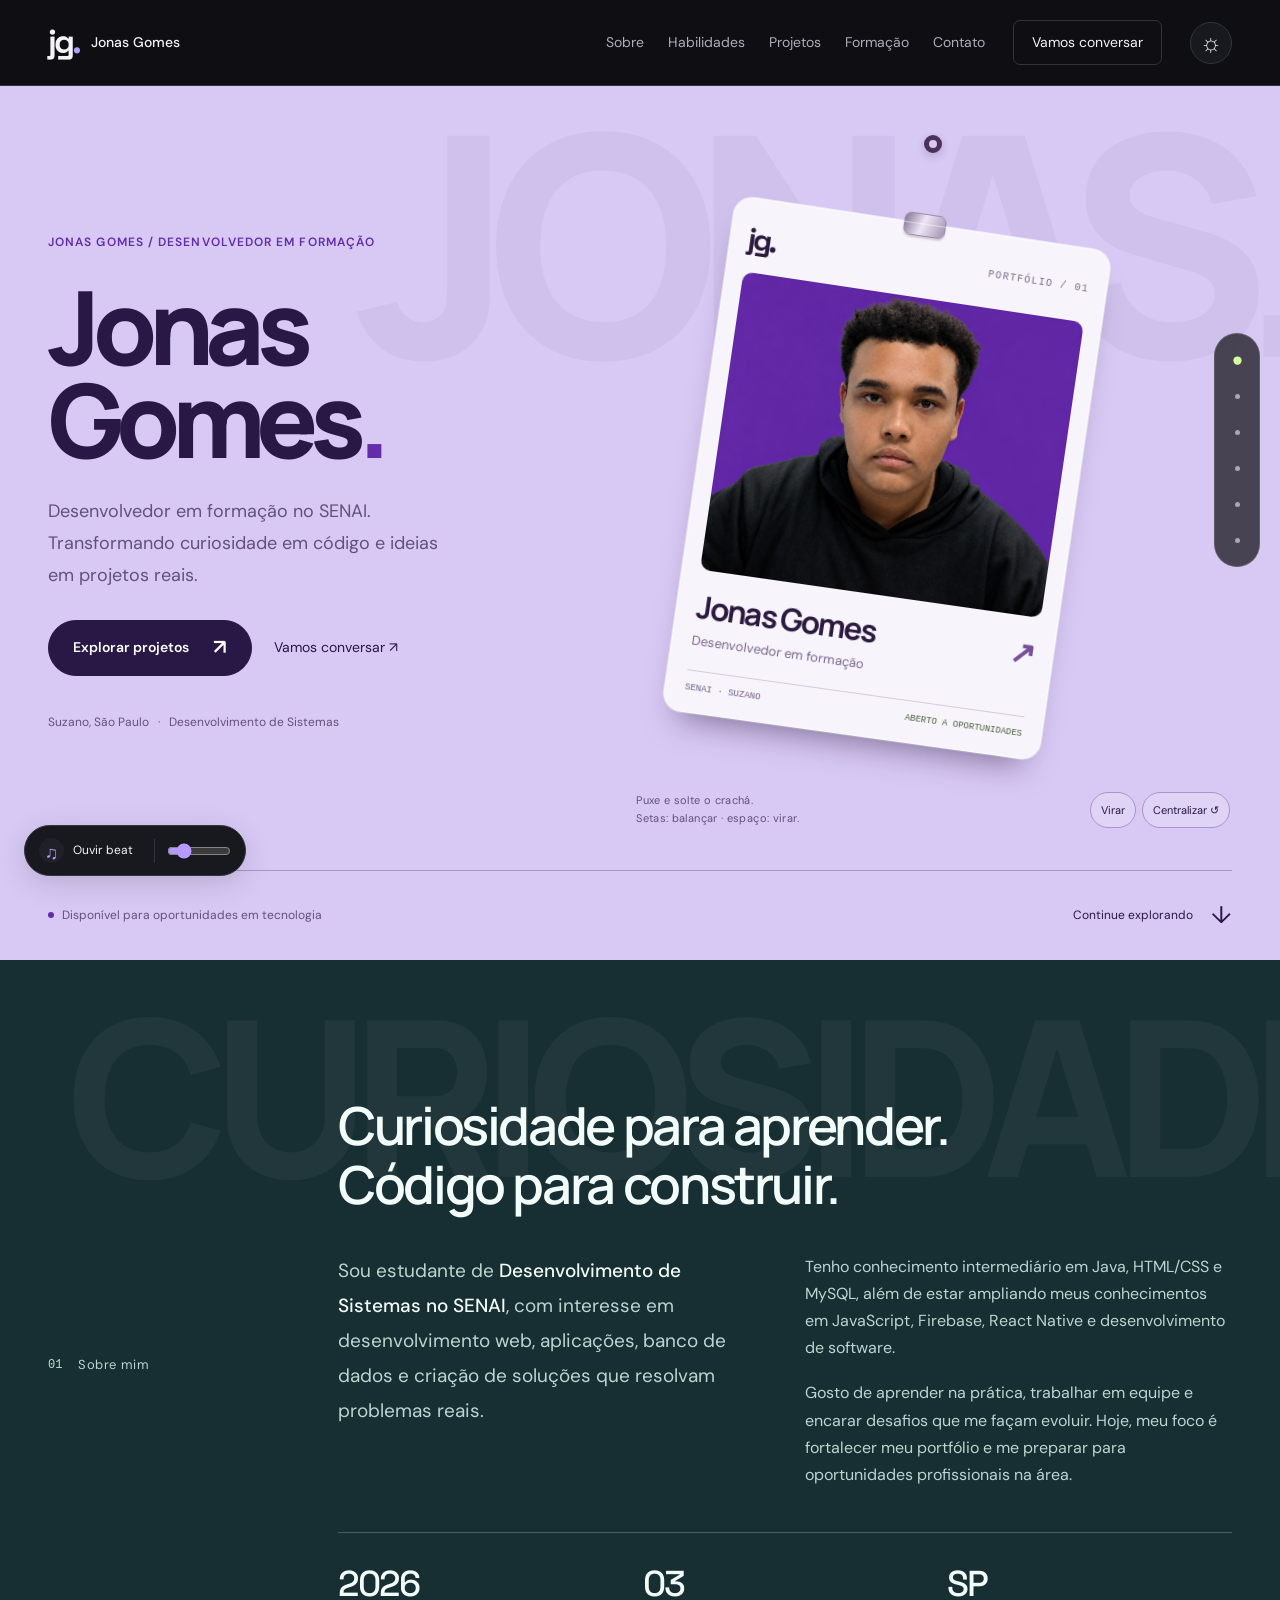
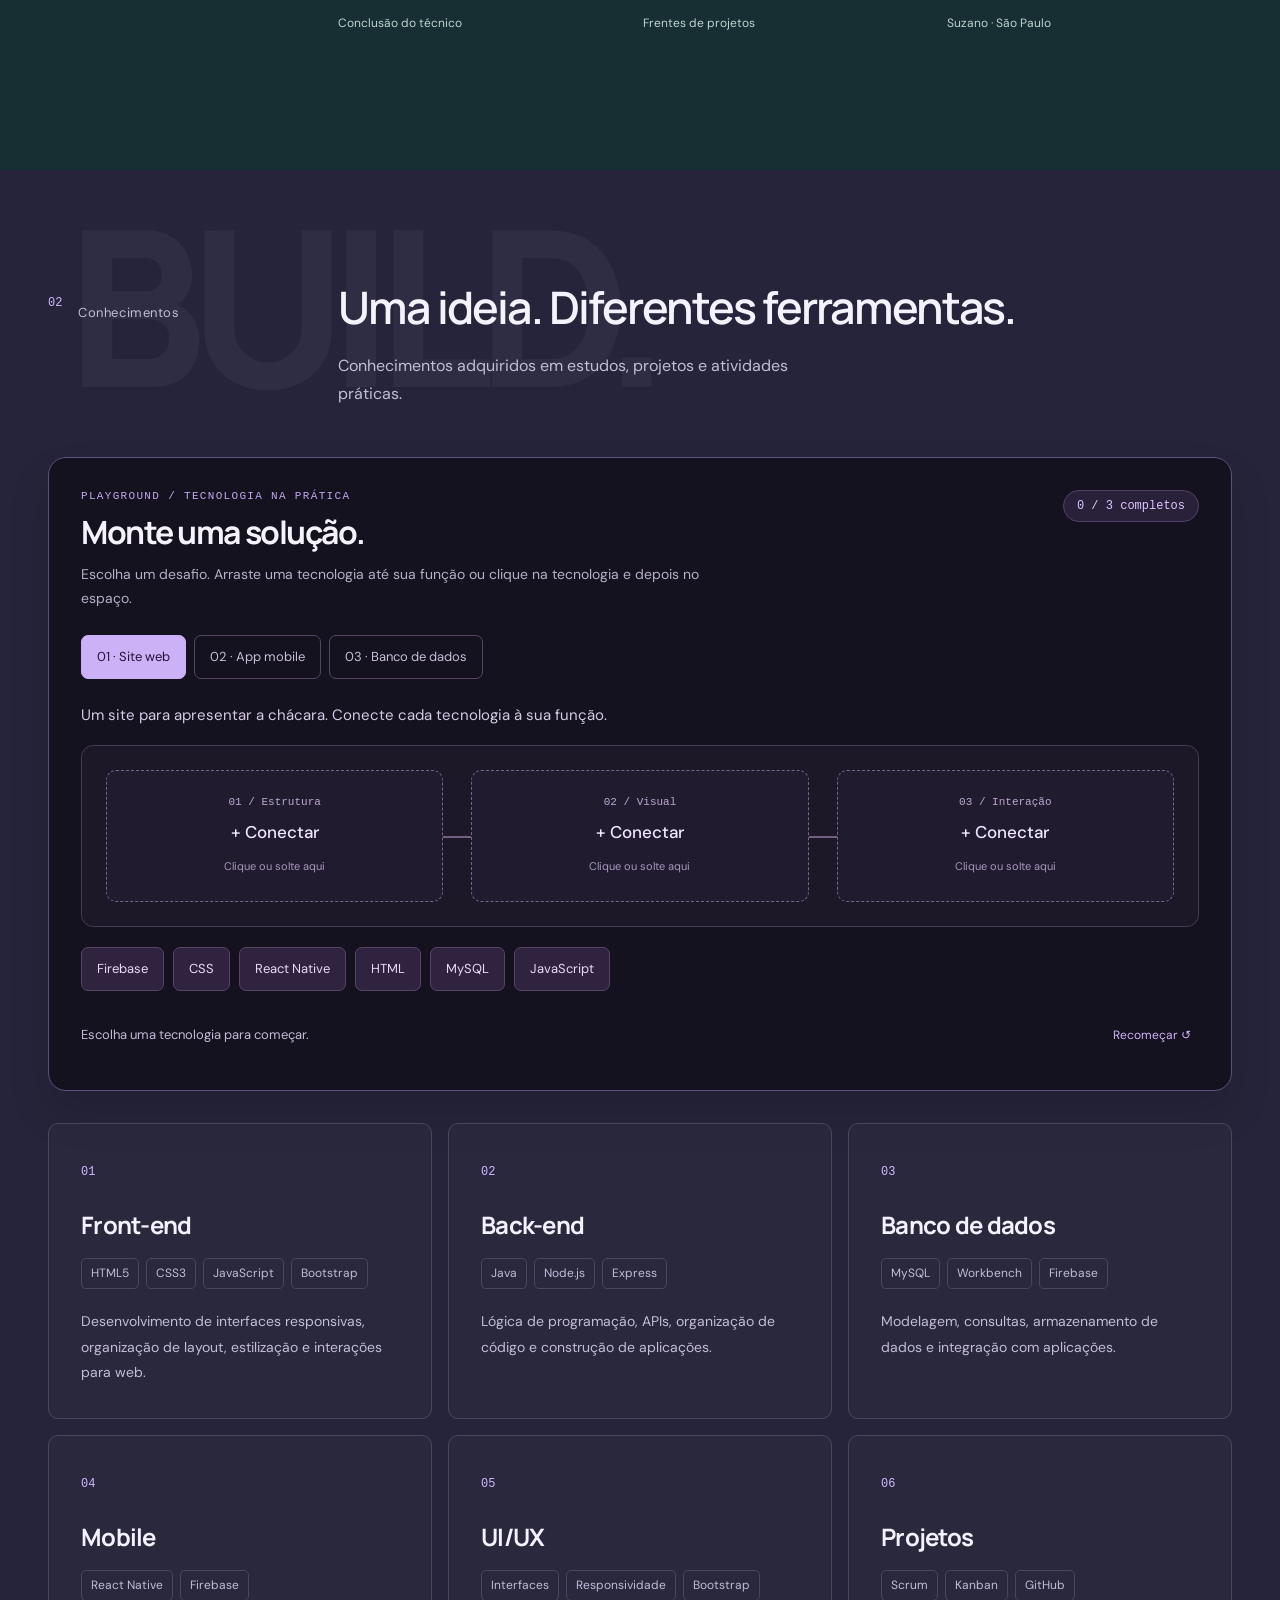
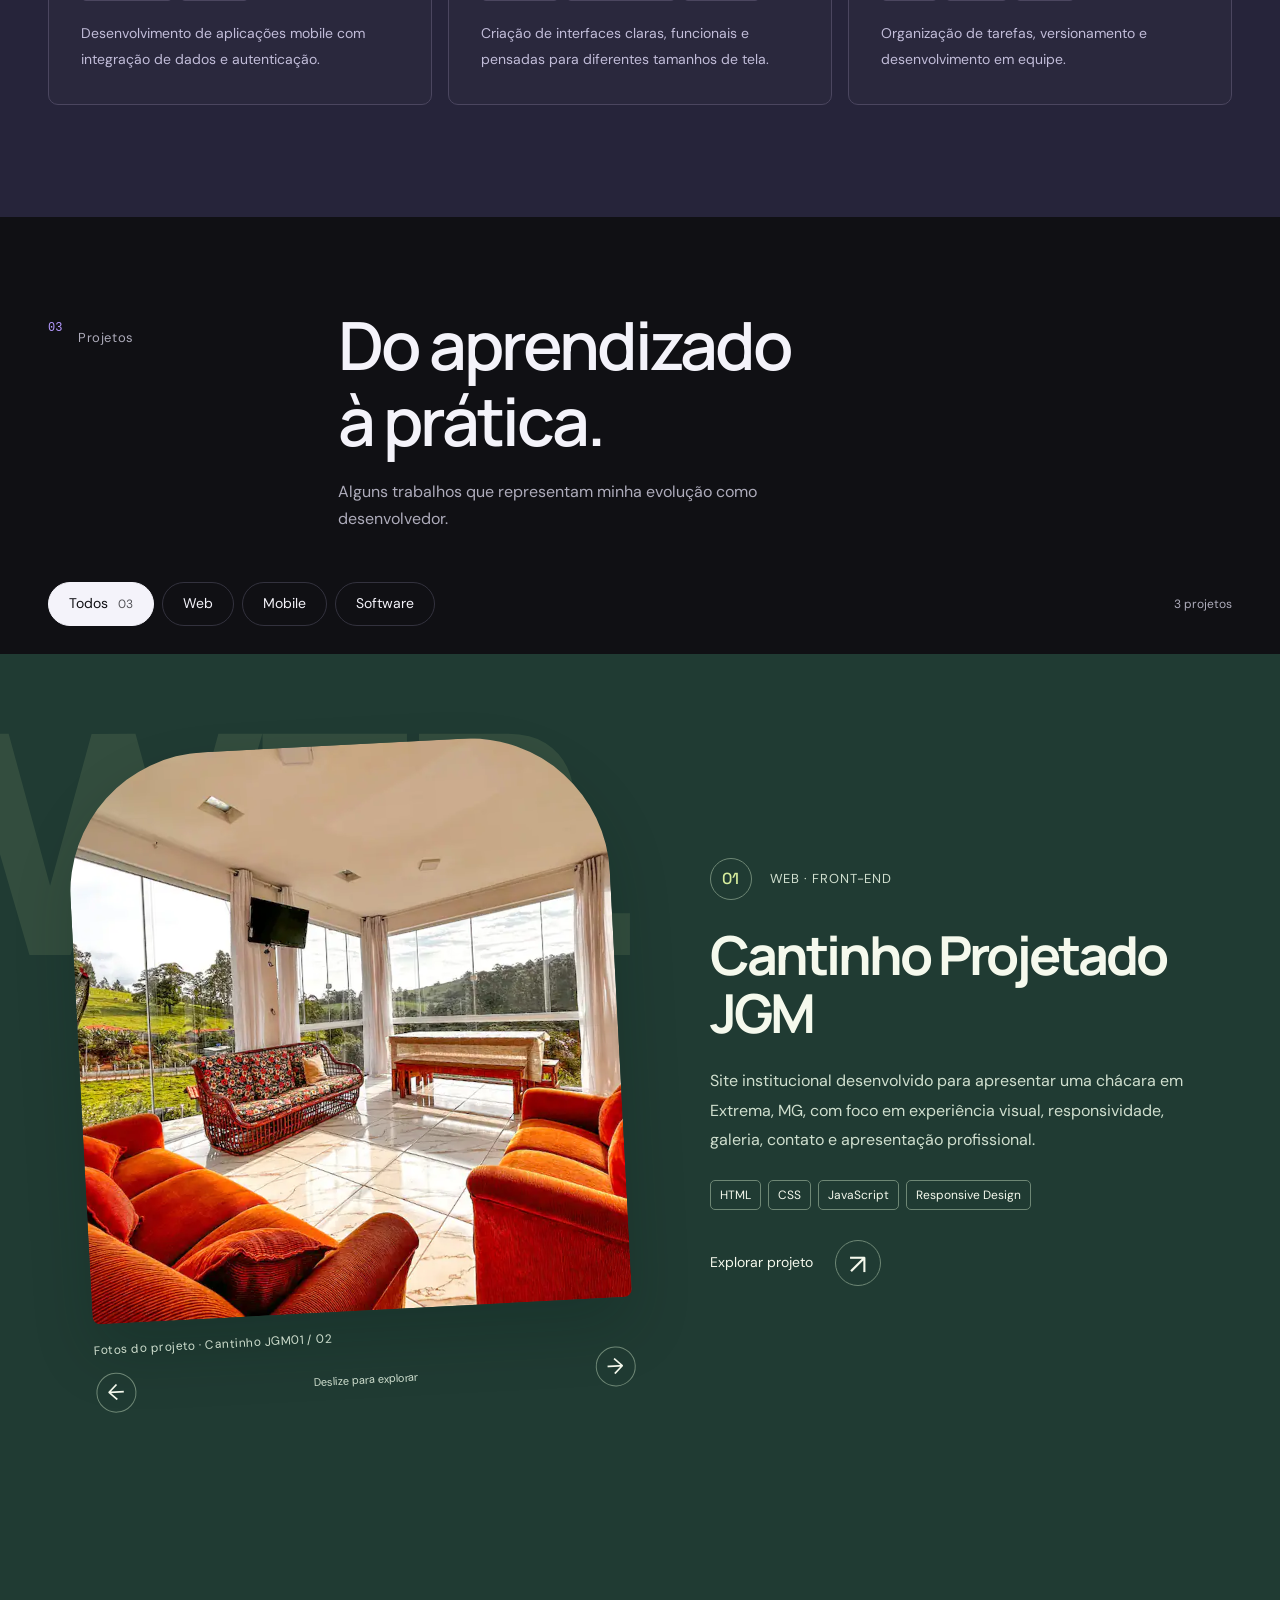
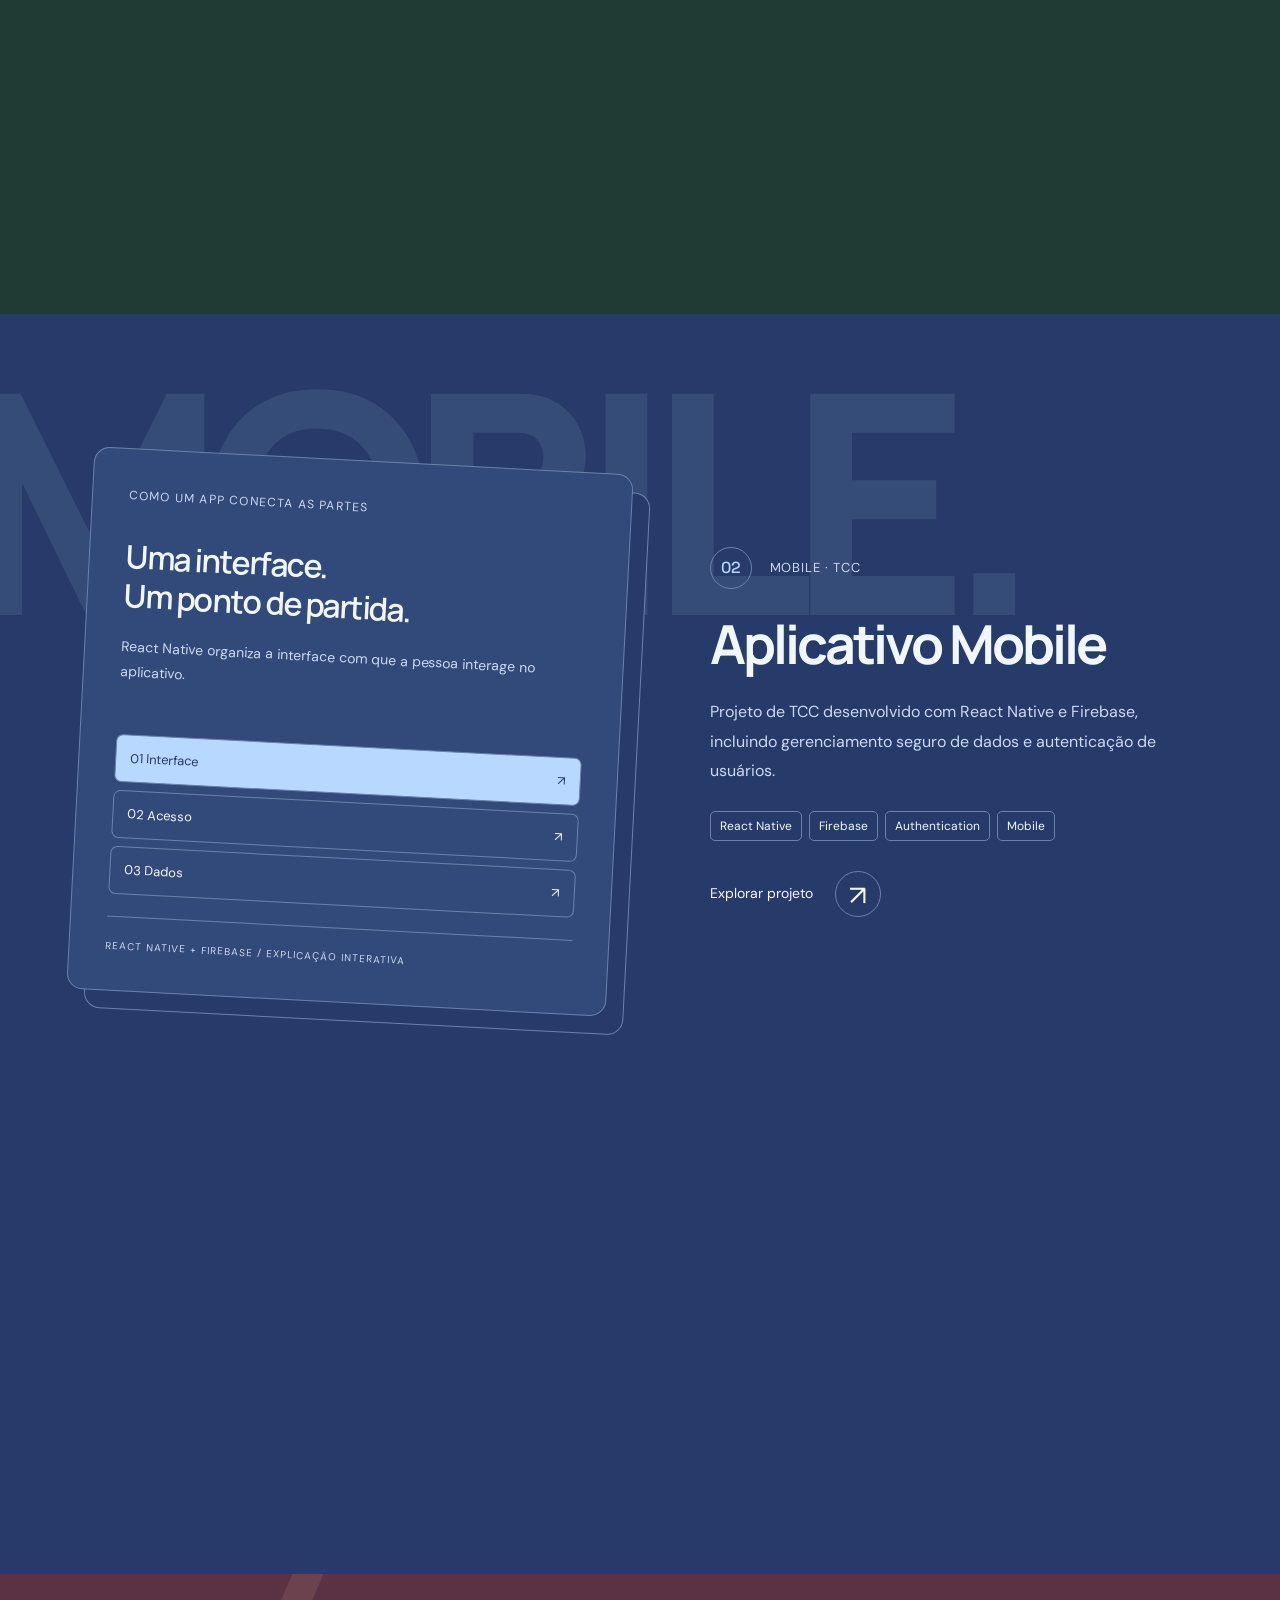
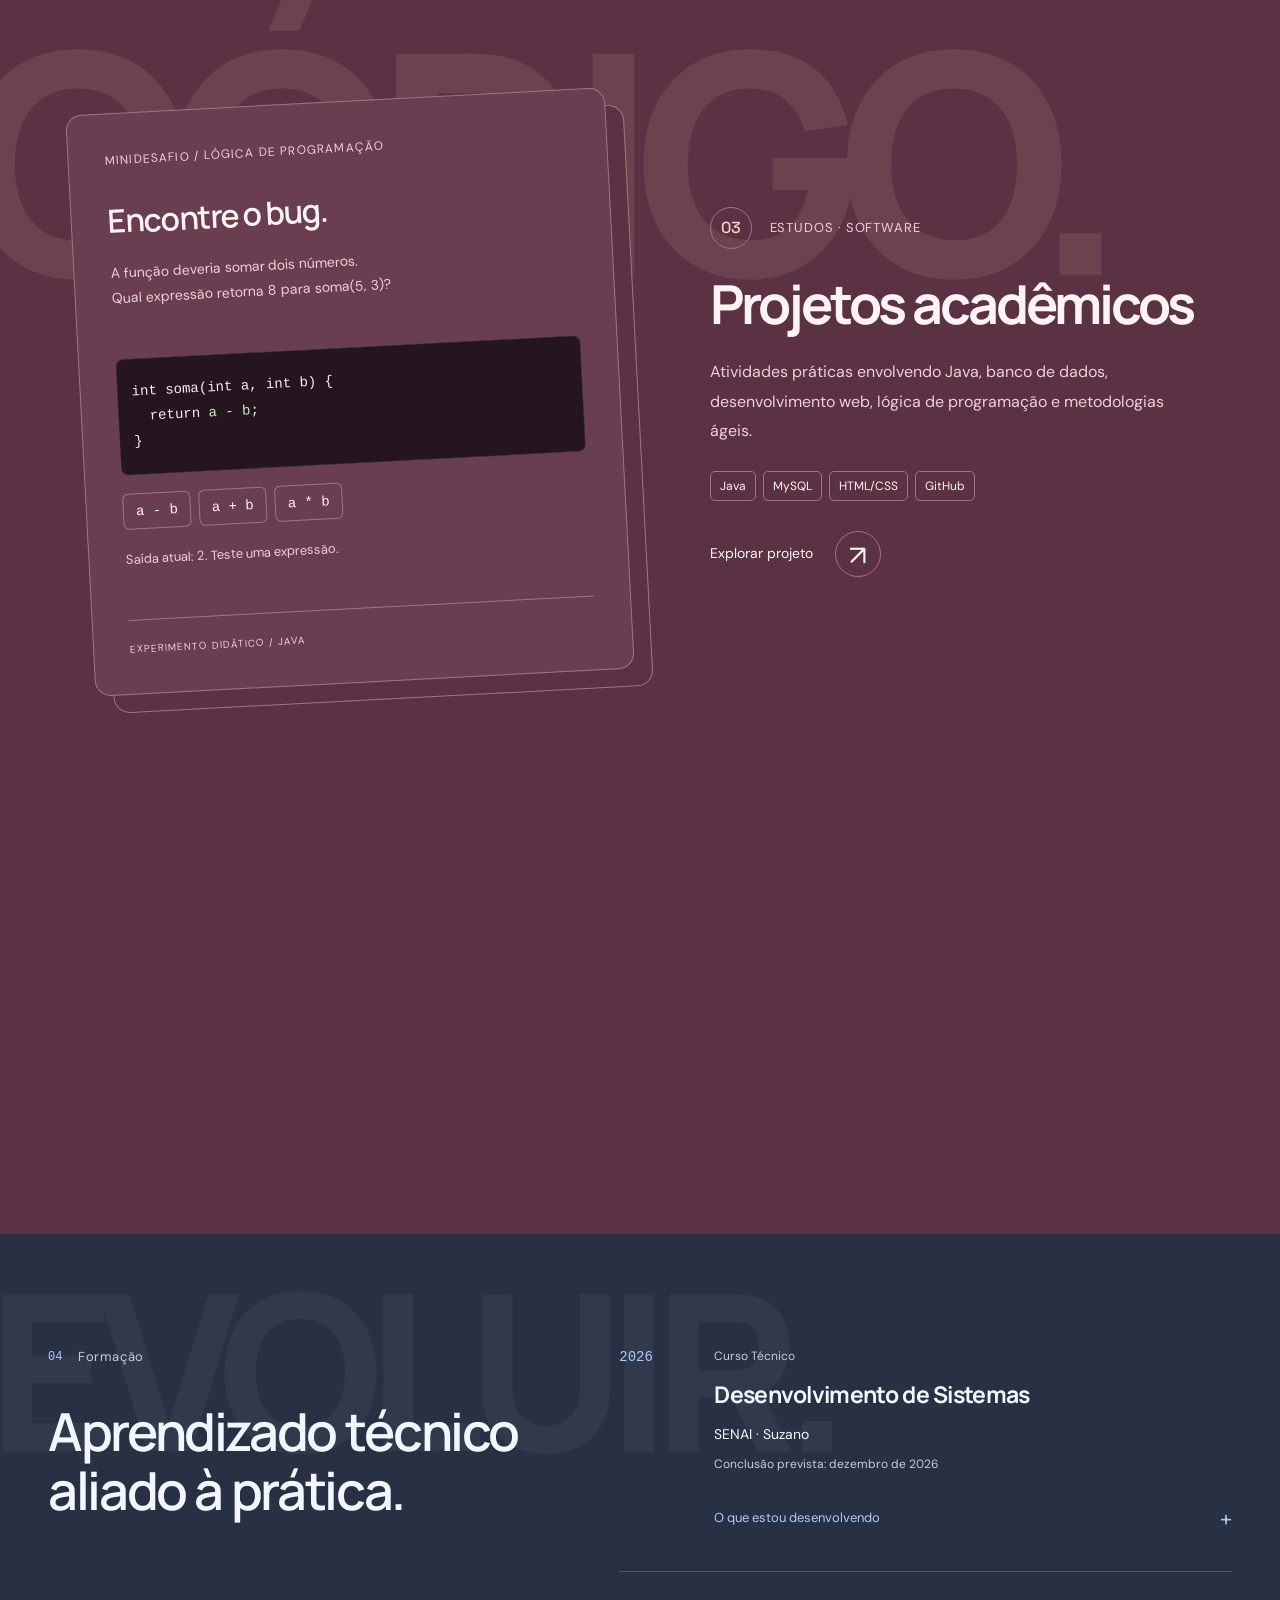
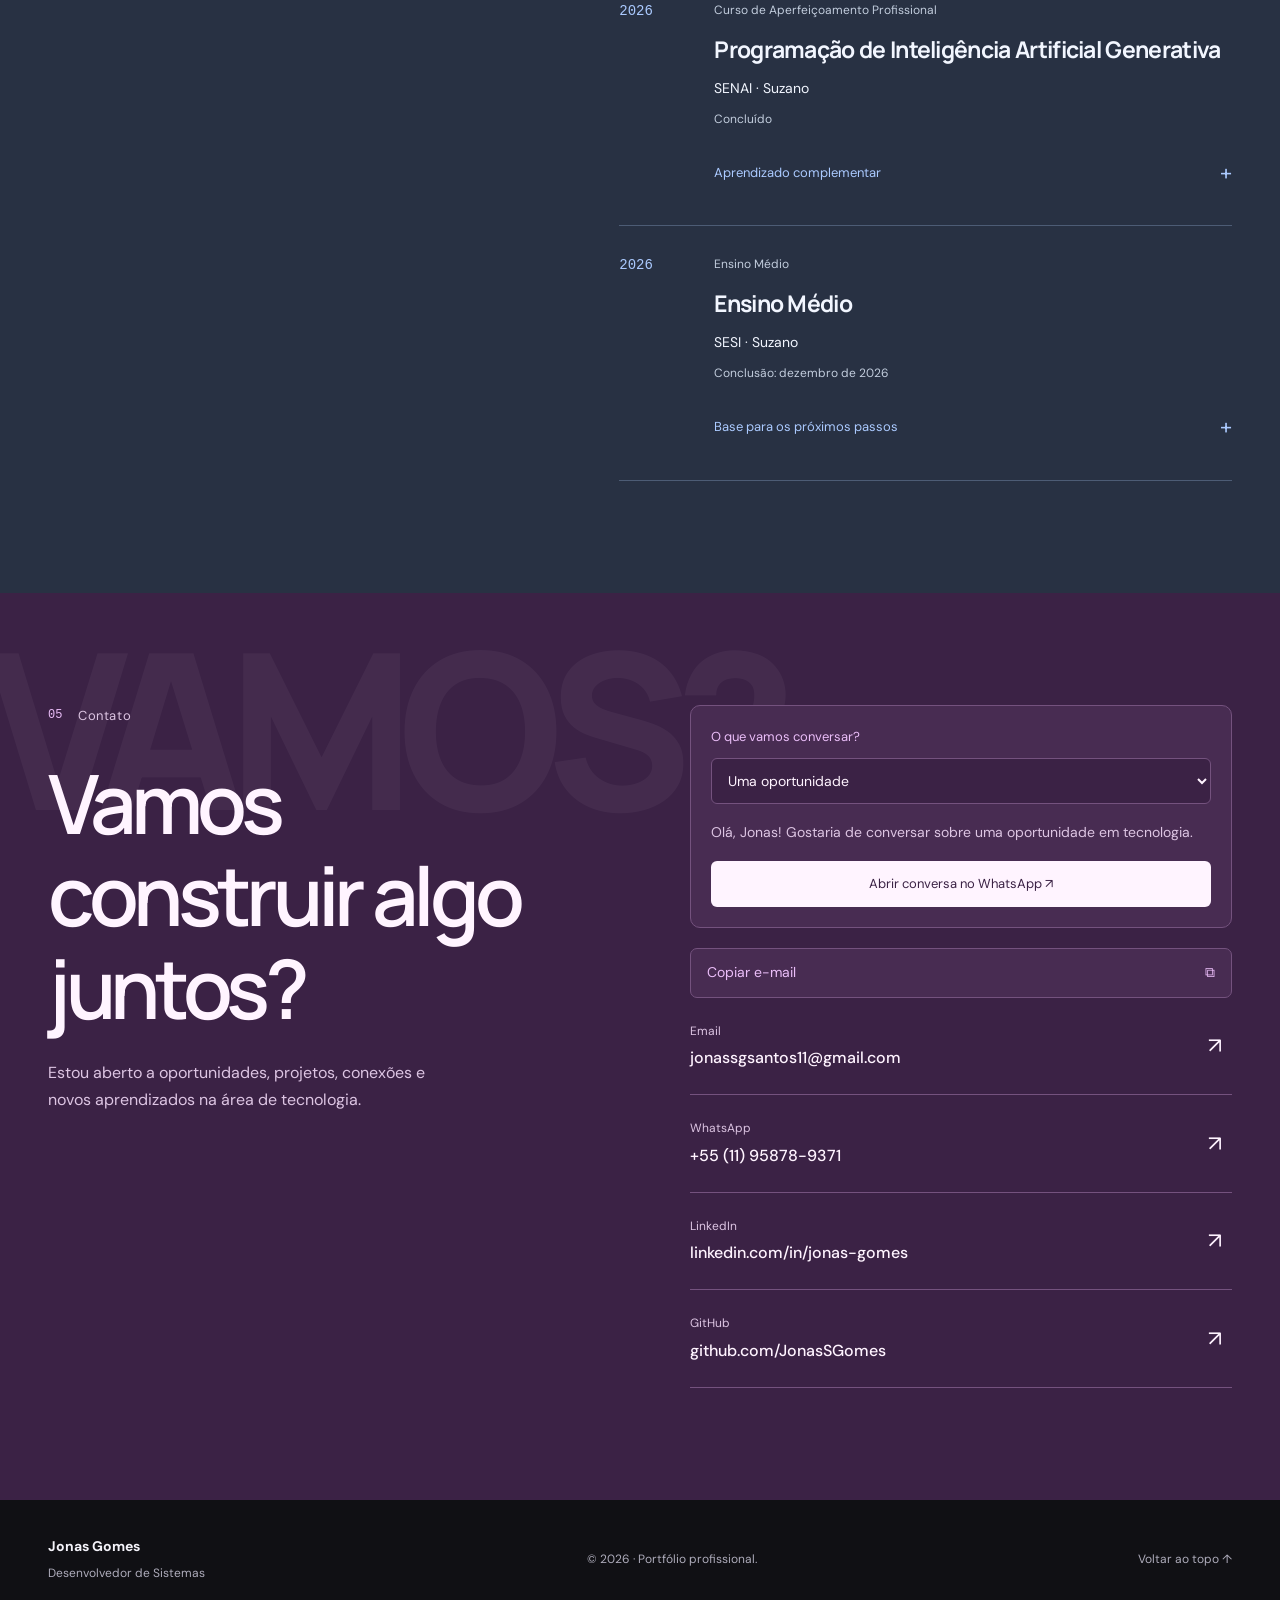
<file: Portifolio/Meu port/index.html>
<!DOCTYPE html>
<html lang="pt-BR">

<head>
    <meta charset="UTF-8">
    <meta name="viewport" content="width=device-width, initial-scale=1.0">

    <meta
        name="description"
        content="Portfólio de Jonas Gomes, estudante de Desenvolvimento de Sistemas no SENAI."
    >

    <title>Jonas Gomes | Desenvolvedor de Sistemas</title>

    <link rel="preconnect" href="https://fonts.googleapis.com">
    <link rel="preconnect" href="https://fonts.gstatic.com" crossorigin>

    <link
        href="https://fonts.googleapis.com/css2?family=DM+Sans:wght@400;500;600;700&family=Space+Grotesk:wght@500;600;700&display=swap"
        rel="stylesheet"
    >

    <link rel="stylesheet" href="style.css">
    <link rel="stylesheet" href="scenes.css">
    <link rel="stylesheet" href="portrait.css">
    <link rel="stylesheet" href="audio.css">
    <link rel="stylesheet" href="play.css">

    <link rel="shortcut icon" href="./img/ChatGPT Image 4 de set. de 2026, 16_46_05.png" type="image/x-icon">
</head>

<body class="scene-experience reactor-experience">
    <a class="skip-link" href="#conteudo">Pular para o conteúdo</a>

    <div class="page-progress" id="pageProgress"></div>

    <header class="header" id="header">

        <div class="container header-content">

            <a href="#inicio" class="logo">
                <span class="logo-mark" aria-hidden="true">jg<span>.</span></span><strong>Jonas Gomes</strong>
            </a>

            <nav class="nav" id="nav" aria-label="Navegação principal">
                <a href="#sobre">Sobre</a>
                <a href="#habilidades">Habilidades</a>
                <a href="#projetos">Projetos</a>
                <a href="#formacao">Formação</a>
                <a href="#contato">Contato</a>
            </nav>

            <a href="#contato" class="header-cta">
                Vamos conversar
            </a>

            <button class="theme-toggle" id="themeToggle" aria-label="Ativar tema claro" title="Alternar tema"><span aria-hidden="true">☼</span></button>
            <button
                class="menu-toggle"
                id="menuToggle"
                aria-label="Abrir menu"
                aria-expanded="false"
                aria-controls="nav"
            >
                <span></span>
                <span></span>
                <span></span>
            </button>

        </div>

    </header>

    <main id="conteudo">

        <section class="hero reactor-hero" id="inicio" data-palette="violet">
      <div class="reactor-word" aria-hidden="true">JONAS.</div>
      <div class="container reactor-layout">
        <div class="reactor-intro">
          <p class="hero-kicker">JONAS GOMES / DESENVOLVEDOR EM FORMAÇÃO</p>
          <h1>Jonas<br>Gomes<span>.</span></h1>
          <p class="reactor-description">Desenvolvedor em formação no SENAI. Transformando curiosidade em código e ideias em projetos reais.</p>
          <div class="hero-actions"><a href="#projetos" class="btn btn-primary">Explorar projetos <span>↗</span></a><a href="#contato" class="reactor-contact">Vamos conversar ↗</a></div>
          <p class="portrait-location">Suzano, São Paulo <span>·</span> Desenvolvimento de Sistemas</p>
        </div>
        <figure class="portrait-feature badge-feature">
  <div class="badge-stage" id="badgeStage">
    <canvas class="badge-rope" id="badgeRope" aria-hidden="true"></canvas><span class="badge-anchor" aria-hidden="true"></span>
    <div class="badge-body" id="badgeBody" role="group" tabindex="0" aria-label="Crachá interativo de Jonas Gomes" aria-describedby="badgeHelp">
      <div class="badge-inner" id="badgeInner"><div class="badge-face badge-front" id="badgeFront">
        <div class="badge-clip" aria-hidden="true"></div><div class="badge-top"><strong>jg.</strong><span>PORTFÓLIO / 01</span></div>
        <img src="img/8414ab2c-1c51-4265-aa00-8dbcd05b64ca.png" alt="Foto de Jonas Gomes no crachá" width="1363" height="1154" draggable="false" fetchpriority="high">
        <div class="badge-identity"><h2>Jonas Gomes<span>↗</span></h2><p>Desenvolvedor em formação</p><div><span>SENAI · SUZANO</span><span class="badge-status">ABERTO A OPORTUNIDADES</span></div></div>
      </div><div class="badge-face badge-back" id="badgeBack" aria-hidden="true"><div class="badge-clip" aria-hidden="true"></div><p>POR TRÁS DO CÓDIGO</p><strong>Curioso por natureza.<br>Dev em construção.</strong><span>Java · JavaScript · HTML/CSS<br>MySQL · Firebase</span><small>Aprender. Construir. Evoluir.<br>Jonas Gomes / Suzano, SP</small></div></div>
    </div>
  </div>
  <figcaption class="badge-caption"><span id="badgeHelp">Puxe e solte o crachá.<br>Setas: balançar · espaço: virar.</span><div><button id="badgeFlip" type="button" aria-pressed="false">Virar</button><button id="badgeReset" type="button">Centralizar ↺</button></div></figcaption>
  <span id="badgeStatus" class="sr-only" role="status"></span>
</figure>
      </div>
      <div class="container reactor-bottom"><p><span class="availability-dot"></span> Disponível para oportunidades em tecnologia</p><a href="#sobre">Continue explorando <span aria-hidden="true">↓</span></a></div>
    </section>

        <section class="about section" id="sobre" data-scene="about"><span class="section-watermark" aria-hidden="true">CURIOSIDADE.</span>

            <div class="container about-grid">

                <div class="section-label reveal">
                    <span>01</span>
                    <p>Sobre mim</p>
                </div>

                <div class="about-content">

                    <h2 class="reveal">
                        Curiosidade para aprender.
                        Código para construir.
                    </h2>

                    <div class="about-text-grid">

                        <p class="about-lead reveal reveal-delay-1">
                            Sou estudante de
                            <strong>Desenvolvimento de Sistemas no SENAI</strong>,
                            com interesse em desenvolvimento web,
                            aplicações, banco de dados e criação de
                            soluções que resolvam problemas reais.
                        </p>

                        <div class="about-copy reveal reveal-delay-2">

                            <p>
                                Tenho conhecimento intermediário em Java,
                                HTML/CSS e MySQL, além de estar ampliando
                                meus conhecimentos em JavaScript, Firebase,
                                React Native e desenvolvimento de software.
                            </p>

                            <p>
                                Gosto de aprender na prática, trabalhar
                                em equipe e encarar desafios que me façam
                                evoluir. Hoje, meu foco é fortalecer meu
                                portfólio e me preparar para oportunidades
                                profissionais na área.
                            </p>

                        </div>

                    </div>

                    <div class="about-numbers reveal">

                        <div>
                            <strong>2026</strong>
                            <span>Conclusão do técnico</span>
                        </div>

                        <div>
                            <strong>03</strong>
                            <span>Frentes de projetos</span>
                        </div>

                        <div>
                            <strong>SP</strong>
                            <span>Suzano · São Paulo</span>
                        </div>

                    </div>

                </div>

            </div>

        </section>

        <section class="skills section" id="habilidades" data-scene="skills"><span class="section-watermark" aria-hidden="true">BUILD.</span>

            <div class="container">

                <div class="section-heading reveal">

                    <div class="section-label">
                        <span>02</span>
                        <p>Conhecimentos</p>
                    </div>

                    <div>
                        <h2>
                            Uma ideia. Diferentes ferramentas.
                        </h2>

                        <p>
                            Conhecimentos adquiridos em estudos,
                            projetos e atividades práticas.
                        </p>
                    </div>

                </div>

                <div class="stack-lab" id="stackLab">
 <div class="lab-top"><div><p class="lab-eyebrow">PLAYGROUND / TECNOLOGIA NA PRÁTICA</p><h3>Monte uma solução.</h3><p>Escolha um desafio. Arraste uma tecnologia até sua função ou clique na tecnologia e depois no espaço.</p></div><span class="lab-score" id="labScore" role="status">0 / 3 completos</span></div>
 <div class="lab-missions" role="group" aria-label="Escolher desafio"><button data-mission="web" aria-pressed="true">01 · Site web</button><button data-mission="mobile" aria-pressed="false">02 · App mobile</button><button data-mission="data" aria-pressed="false">03 · Banco de dados</button></div>
 <p class="lab-brief" id="labBrief"></p><div class="lab-board" id="labBoard"><div class="lab-circuit" aria-hidden="true"></div><div class="lab-slots" id="labSlots"></div></div>
 <div class="lab-pool" id="labPool" role="group" aria-label="Tecnologias disponíveis"></div>
 <div class="lab-bottom"><p id="labFeedback" role="status" aria-live="polite">Escolha uma tecnologia para começar.</p><button type="button" id="labReset">Recomeçar ↺</button><a href="#projetos" id="labProject" hidden>Ver projeto relacionado ↗</a></div>
</div><div class="skills-grid">

                    <article class="skill-card reveal">

                        <span class="skill-number">01</span>

                        <h3>Front-end</h3>

                        <div class="skill-tags">
                            <span>HTML5</span>
                            <span>CSS3</span>
                            <span>JavaScript</span>
                            <span>Bootstrap</span>
                        </div>

                        <p>
                            Desenvolvimento de interfaces responsivas,
                            organização de layout, estilização e
                            interações para web.
                        </p>

                    </article>

                    <article class="skill-card reveal reveal-delay-1">

                        <span class="skill-number">02</span>

                        <h3>Back-end</h3>

                        <div class="skill-tags">
                            <span>Java</span>
                            <span>Node.js</span>
                            <span>Express</span>
                        </div>

                        <p>
                            Lógica de programação, APIs,
                            organização de código e construção
                            de aplicações.
                        </p>

                    </article>

                    <article class="skill-card reveal reveal-delay-2">

                        <span class="skill-number">03</span>

                        <h3>Banco de dados</h3>

                        <div class="skill-tags">
                            <span>MySQL</span>
                            <span>Workbench</span>
                            <span>Firebase</span>
                        </div>

                        <p>
                            Modelagem, consultas, armazenamento
                            de dados e integração com aplicações.
                        </p>

                    </article>

                    <article class="skill-card reveal">

                        <span class="skill-number">04</span>

                        <h3>Mobile</h3>

                        <div class="skill-tags">
                            <span>React Native</span>
                            <span>Firebase</span>
                        </div>

                        <p>
                            Desenvolvimento de aplicações mobile
                            com integração de dados e autenticação.
                        </p>

                    </article>

                    <article class="skill-card reveal reveal-delay-1">

                        <span class="skill-number">05</span>

                        <h3>UI/UX</h3>

                        <div class="skill-tags">
                            <span>Interfaces</span>
                            <span>Responsividade</span>
                            <span>Bootstrap</span>
                        </div>

                        <p>
                            Criação de interfaces claras,
                            funcionais e pensadas para diferentes
                            tamanhos de tela.
                        </p>

                    </article>

                    <article class="skill-card reveal reveal-delay-2">

                        <span class="skill-number">06</span>

                        <h3>Projetos</h3>

                        <div class="skill-tags">
                            <span>Scrum</span>
                            <span>Kanban</span>
                            <span>GitHub</span>
                        </div>

                        <p>
                            Organização de tarefas,
                            versionamento e desenvolvimento
                            em equipe.
                        </p>

                    </article>

                </div>

            </div>

        </section>

        <section class="projects section" id="projetos">

            <div class="container">

                <div class="section-heading reveal">

                    <div class="section-label">
                        <span>03</span>
                        <p>Projetos</p>
                    </div>

                    <div>

                        <h2>
                            Do aprendizado<br>à prática.
                        </h2>

                        <p>
                            Alguns trabalhos que representam
                            minha evolução como desenvolvedor.
                        </p>

                    </div>

                </div>

                <div class="project-toolbar"><div class="project-filters" role="group" aria-label="Filtrar projetos"><button class="filter active" data-filter="all" aria-pressed="true">Todos <span>03</span></button><button class="filter" data-filter="web" aria-pressed="false">Web</button><button class="filter" data-filter="mobile" aria-pressed="false">Mobile</button><button class="filter" data-filter="software" aria-pressed="false">Software</button></div><p id="projectCount" role="status">3 projetos</p></div><div class="projects-list">

                    <article class="project" data-category="web" data-project="0" data-scene="project-0"><div class="project-stage"><span class="project-word" aria-hidden="true">WEB.</span><div class="project-layout"><figure class="project-art project-art-photo project-gallery" id="projectGallery"><div class="gallery-viewport" id="galleryViewport"><img id="galleryImage" src="img/cantinho-interior.webp" alt="Sala da chácara Cantinho Projetado JGM" width="960" height="720" loading="lazy" draggable="false"></div><figcaption><span>Fotos do projeto · Cantinho JGM</span><span id="galleryCount" role="status">01 / 02</span></figcaption><div class="gallery-controls"><button type="button" id="galleryPrev" aria-label="Foto anterior">←</button><span>Deslize para explorar</span><button type="button" id="galleryNext" aria-label="Próxima foto">→</button></div></figure><div class="project-details">

                        <div class="project-meta">
                            <span>01</span>
                            <p>Web · Front-end</p>
                        </div>

                        <div class="project-content">

                            <h3>Cantinho Projetado JGM</h3>

                            <p>
                                Site institucional desenvolvido para
                                apresentar uma chácara em Extrema, MG,
                                com foco em experiência visual,
                                responsividade, galeria, contato
                                e apresentação profissional.
                            </p>

                            <div class="project-tech">
                                <span>HTML</span>
                                <span>CSS</span>
                                <span>JavaScript</span>
                                <span>Responsive Design</span>
                            </div>

                        </div>

                        <button class="project-symbol" data-open-project="0"><span>Explorar projeto</span><b aria-hidden="true">↗</b></button>

                    </div></div></div></article>

                    <article class="project" data-category="mobile" data-project="1" data-scene="project-1"><div class="project-stage"><span class="project-word" aria-hidden="true">MOBILE.</span><div class="project-layout"><div class="project-art type-art mobile-flow"><span class="type-art-label">COMO UM APP CONECTA AS PARTES</span><h4 id="flowTitle">Uma interface.<br>Um ponto de partida.</h4><p id="flowCopy">React Native organiza a interface com que a pessoa interage no aplicativo.</p><div class="flow-tabs" role="group" aria-label="Explorar as partes de uma aplicação"><button data-flow="0" aria-pressed="true">01 Interface</button><button data-flow="1" aria-pressed="false">02 Acesso</button><button data-flow="2" aria-pressed="false">03 Dados</button></div><span class="type-art-foot">REACT NATIVE + FIREBASE / EXPLICAÇÃO INTERATIVA</span></div><div class="project-details">

                        <div class="project-meta">
                            <span>02</span>
                            <p>Mobile · TCC</p>
                        </div>

                        <div class="project-content">

                            <h3>Aplicativo Mobile</h3>

                            <p>
                                Projeto de TCC desenvolvido
                                com React Native e Firebase,
                                incluindo gerenciamento seguro
                                de dados e autenticação de usuários.
                            </p>

                            <div class="project-tech">
                                <span>React Native</span>
                                <span>Firebase</span>
                                <span>Authentication</span>
                                <span>Mobile</span>
                            </div>

                        </div>

                        <button class="project-symbol" data-open-project="1"><span>Explorar projeto</span><b aria-hidden="true">↗</b></button>

                    </div></div></div></article>

                    <article class="project" data-category="software" data-project="2" data-scene="project-2"><div class="project-stage"><span class="project-word" aria-hidden="true">CÓDIGO.</span><div class="project-layout"><div class="project-art type-art code-art code-puzzle"><span class="type-art-label">MINIDESAFIO / LÓGICA DE PROGRAMAÇÃO</span><h4>Encontre o bug.</h4><p>A função deveria somar dois números.<br>Qual expressão retorna 8 para soma(5, 3)?</p><pre><code>int soma(int a, int b) {
  return <span id="codeExpression">a - b</span>;
}</code></pre><div class="code-answers" role="group" aria-label="Escolha a expressão correta"><button data-answer="minus">a - b</button><button data-answer="plus">a + b</button><button data-answer="times">a * b</button></div><p id="codeResult" role="status">Saída atual: 2. Teste uma expressão.</p><span class="type-art-foot">EXPERIMENTO DIDÁTICO / JAVA</span></div><div class="project-details">

                        <div class="project-meta">
                            <span>03</span>
                            <p>Estudos · Software</p>
                        </div>

                        <div class="project-content">

                            <h3>Projetos acadêmicos</h3>

                            <p>
                                Atividades práticas envolvendo Java,
                                banco de dados, desenvolvimento web,
                                lógica de programação e metodologias
                                ágeis.
                            </p>

                            <div class="project-tech">
                                <span>Java</span>
                                <span>MySQL</span>
                                <span>HTML/CSS</span>
                                <span>GitHub</span>
                            </div>

                        </div>

                        <button class="project-symbol" data-open-project="2"><span>Explorar projeto</span><b aria-hidden="true">↗</b></button>

                    </div></div></div></article>

                </div>

            </div>

        </section>

        <section class="education section" id="formacao" data-scene="education"><span class="section-watermark" aria-hidden="true">EVOLUIR.</span>

            <div class="container education-grid">

                <div>

                    <div class="section-label reveal">
                        <span>04</span>
                        <p>Formação</p>
                    </div>

                    <h2 class="reveal">
                        Aprendizado técnico aliado à prática.
                    </h2>

                </div>

                <div class="education-list">

                    <article class="education-item reveal">

                        <span class="education-year">
                            2026
                        </span>

                        <div>

                            <p class="education-type">
                                Curso Técnico
                            </p>

                            <h3>
                                Desenvolvimento de Sistemas
                            </h3>

                            <p>
                                SENAI · Suzano
                            </p>

                            <span class="education-detail">
                                Conclusão prevista: dezembro de 2026
                            </span>

                        </div>

                    <details class="education-more"><summary>O que estou desenvolvendo<span aria-hidden="true">+</span></summary><p>Lógica de programação, aplicações web, banco de dados e desenvolvimento de sistemas. Conclusão prevista para dezembro de 2026.</p></details></article>

                    <article class="education-item reveal reveal-delay-1">

                        <span class="education-year">
                            2026
                        </span>

                        <div>

                            <p class="education-type">
                                Curso de Aperfeiçoamento Profissional
                            </p>

                            <h3>
                                Programação de Inteligência Artificial Generativa
                            </h3>

                            <p>
                                SENAI · Suzano
                            </p>

                            <span class="education-detail">
                                Concluído
                            </span>

                        </div>

                    <details class="education-more"><summary>Aprendizado complementar<span aria-hidden="true">+</span></summary><p>Curso de aperfeiçoamento em Programação de Inteligência Artificial Generativa, concluído no SENAI de Suzano.</p></details></article>

                    <article class="education-item reveal reveal-delay-2">

                        <span class="education-year">
                            2026
                        </span>

                        <div>

                            <p class="education-type">
                                Ensino Médio
                            </p>

                            <h3>
                                Ensino Médio
                            </h3>

                            <p>
                                SESI · Suzano
                            </p>

                            <span class="education-detail">
                                Conclusão: dezembro de 2026
                            </span>

                        </div>

                    <details class="education-more"><summary>Base para os próximos passos<span aria-hidden="true">+</span></summary><p>Ensino Médio no SESI de Suzano, com conclusão em dezembro de 2026.</p></details></article>

                </div>

            </div>

        </section>

        <section class="contact section" id="contato" data-scene="contact"><span class="section-watermark" aria-hidden="true">VAMOS?</span>

            <div class="container contact-grid">

                <div class="contact-heading reveal">

                    <div class="section-label">
                        <span>05</span>
                        <p>Contato</p>
                    </div>

                    <h2>
                        Vamos construir algo juntos?
                    </h2>

                    <p>
                        Estou aberto a oportunidades,
                        projetos, conexões e novos aprendizados
                        na área de tecnologia.
                    </p>

                </div>

                <div class="contact-links reveal reveal-delay-1"><div class="contact-compose"><label for="contactTopic">O que vamos conversar?</label><select id="contactTopic"><option value="opportunity">Uma oportunidade</option><option value="project">Um projeto</option><option value="connection">Uma conexão</option></select><p id="contactDraft">Olá, Jonas! Gostaria de conversar sobre uma oportunidade em tecnologia.</p><a id="contactWhatsApp" href="https://wa.me/5511958789371?text=Ol%C3%A1%2C%20Jonas!%20Gostaria%20de%20conversar%20sobre%20uma%20oportunidade%20em%20tecnologia." target="_blank" rel="noopener noreferrer">Abrir conversa no WhatsApp ↗</a></div><button class="copy-email" id="copyEmail">Copiar e-mail <span aria-hidden="true">⧉</span></button>

                    <a href="mailto:jonassgsantos11@gmail.com">

                        <span>Email</span>

                        <strong>
                            jonassgsantos11@gmail.com
                        </strong>

                        <b>↗</b>

                    </a>

                    <a
                        href="https://wa.me/5511958789371?text=Ol%C3%A1%20Jonas%2C%20gostaria%20de%20falar%20sobre%20neg%C3%B3cios%20ou%20projetos%3F"
                        target="_blank"
                        rel="noopener noreferrer"
                    >

                        <span>WhatsApp</span>

                        <strong>
                            +55 (11) 95878-9371
                        </strong>

                        <b>↗</b>

                    </a>

                    <a
                        href="https://www.linkedin.com/in/jonas-gomes-273a02364/"
                        target="_blank"
                        rel="noopener noreferrer"
                    >

                        <span>LinkedIn</span>

                        <strong>
                            linkedin.com/in/jonas-gomes
                        </strong>

                        <b>↗</b>

                    </a>

                    <a
                        href="https://github.com/JonasSGomes"
                        target="_blank"
                        rel="noopener noreferrer"
                    >

                        <span>GitHub</span>

                        <strong>
                            github.com/JonasSGomes
                        </strong>

                        <b>↗</b>

                    </a>

                </div>

            </div>

        </section>

    </main>

<nav class="scene-nav" aria-label="Navegação por cenas">
<a href="#inicio" aria-label="Início"><span class="scene-nav-label">Início</span><span class="scene-nav-dot" aria-hidden="true"></span><span class="scene-nav-index" aria-hidden="true">01</span></a>
<a href="#sobre" aria-label="Sobre"><span class="scene-nav-label">Sobre</span><span class="scene-nav-dot" aria-hidden="true"></span><span class="scene-nav-index" aria-hidden="true">02</span></a>
<a href="#habilidades" aria-label="Habilidades"><span class="scene-nav-label">Habilidades</span><span class="scene-nav-dot" aria-hidden="true"></span><span class="scene-nav-index" aria-hidden="true">03</span></a>
<a href="#projetos" aria-label="Projetos"><span class="scene-nav-label">Projetos</span><span class="scene-nav-dot" aria-hidden="true"></span><span class="scene-nav-index" aria-hidden="true">04</span></a>
<a href="#formacao" aria-label="Formação"><span class="scene-nav-label">Formação</span><span class="scene-nav-dot" aria-hidden="true"></span><span class="scene-nav-index" aria-hidden="true">05</span></a>
<a href="#contato" aria-label="Contato"><span class="scene-nav-label">Contato</span><span class="scene-nav-dot" aria-hidden="true"></span><span class="scene-nav-index" aria-hidden="true">06</span></a>
    </nav><footer class="footer">

        <div class="container footer-content">

            <div>
                <strong>Jonas Gomes</strong>
                <span>Desenvolvedor de Sistemas</span>
            </div>

            <p>
                © <span id="year"></span>
                · Portfólio profissional.
            </p>

            <a href="#inicio">
                Voltar ao topo ↑
            </a>

        </div>

    </footer>

    <aside class="sound-player" aria-label="Trilha de fundo">
      <audio id="backgroundBeat" src="audio/gorilla-roxo-instrumental.mp3" preload="none" loop></audio>
      <button type="button" id="soundToggle" aria-label="Reproduzir instrumental de Gorilla Roxo" aria-pressed="false" title="Gorilla Roxo · Matuê · Instrumental"><span class="sound-icon" aria-hidden="true">♫</span><span id="soundLabel">Ouvir beat</span></button>
      <label class="sound-volume" for="soundVolume"><span class="sr-only">Volume da trilha de fundo</span><input id="soundVolume" type="range" min="0" max="100" value="18" step="1" aria-label="Volume da trilha de fundo" aria-valuetext="18%"></label>
      <p id="soundStatus" class="sr-only" role="status" aria-live="polite"></p>
    </aside>
    <button class="back-top" id="backTop" aria-label="Voltar ao topo" hidden>↑</button>
    <dialog id="projectDialog" aria-labelledby="dialogTitle"><div class="dialog-inner"><button class="dialog-close" aria-label="Fechar detalhes do projeto" autofocus>×</button><p class="dialog-eyebrow" id="dialogCategory"></p><h2 id="dialogTitle"></h2><p id="dialogDescription"></p><div class="dialog-tags" id="dialogTags"></div><h3>O que este projeto explora</h3><ul id="dialogHighlights"></ul><p class="dialog-note">Quer conhecer mais sobre o desenvolvimento?</p><a class="btn btn-primary" id="dialogContact" href="#contato">Conversar sobre este projeto <span>↗</span></a></div></dialog>
    <div class="toast" id="toast" role="status" aria-live="polite"></div>
    <script src="script.js"></script>
    <script src="scenes.js"></script>
    <script src="audio.js"></script>
    <script src="badge.js?v=always-on"></script>
    <script src="play.js"></script>

</body>

</html>
</file>
<file: Portifolio/Meu port/style.css>
/* Jonas Gomes — editorial portfolio. All content stays usable without JavaScript. */
@import url('https://fonts.googleapis.com/css2?family=Manrope:wght@400;500;600;700;800&display=swap');
:root{color-scheme:dark;--bg:#101014;--surface:#18181f;--surface-2:#202029;--text:#f4f3fa;--muted:#aeacbb;--line:#33323e;--accent:#b59aff;--solid:#7850df;--header:86px;--max:1240px}
:root[data-theme=light]{color-scheme:light;--bg:#f8f8fc;--surface:#fff;--surface-2:#efedf6;--text:#191724;--muted:#625e71;--line:#dad6e6;--accent:#6941c9;--solid:#6941c9}
*{box-sizing:border-box;margin:0;padding:0}html{scroll-behavior:smooth;scroll-padding-top:110px}body{font-family:'DM Sans',sans-serif;background:var(--bg);color:var(--text);line-height:1.7}body.menu-open,body.dialog-open{overflow:hidden}a{color:inherit;text-decoration:none}button{font:inherit;color:inherit;cursor:pointer}button,a{-webkit-tap-highlight-color:transparent}button{border:0}img{display:block;max-width:100%;height:auto}button:focus-visible,a:focus-visible{outline:3px solid var(--accent);outline-offset:5px}::selection{background:var(--solid);color:#fff}[hidden]{display:none!important}.container{width:min(calc(100% - 96px),var(--max));margin-inline:auto}.section{padding:112px 0;border-top:1px solid var(--line)}.skip-link{position:fixed;top:-100px;left:20px;z-index:100;background:var(--accent);color:var(--bg);padding:12px 20px}.skip-link:focus{top:10px}.page-progress{position:fixed;top:0;left:0;height:3px;background:var(--accent);width:0;z-index:60;pointer-events:none}
.header{position:sticky;top:0;height:var(--header);z-index:40;background:var(--bg);border-bottom:1px solid var(--line)}.header-content{display:flex;align-items:center;height:100%;gap:28px}.logo{display:flex;align-items:center;gap:12px;white-space:nowrap}.logo-mark{font-family:'Space Grotesk',sans-serif;font-weight:700;font-size:33px;letter-spacing:-3px}.logo-mark span{color:var(--accent)}.logo strong{font-size:14px;font-weight:500}.nav{display:flex;align-items:center;gap:24px;margin-left:auto}.nav a{font-size:14px;color:var(--muted);position:relative;padding:10px 0}.nav a::after{content:'';position:absolute;bottom:4px;left:0;width:0;height:2px;background:var(--accent);transition:width .25s}.nav a:hover,.nav a.active{color:var(--text)}.nav a:hover::after,.nav a.active::after{width:100%}.header-cta{font-size:14px;padding:10px 18px;border:1px solid var(--line);border-radius:7px;white-space:nowrap}.header-cta:hover{border-color:var(--accent);color:var(--accent)}.theme-toggle{background:var(--surface);border:1px solid var(--line);border-radius:50%;width:42px;height:42px;flex-shrink:0;font-size:24px}.menu-toggle{display:none;background:none;width:44px;height:44px;padding:10px}.menu-toggle span{height:2px;background:var(--text);display:block;margin:5px 0;transition:transform .2s}
.hero{position:relative;overflow:clip;padding:86px 0 92px}.hero-grid{display:grid;grid-template-columns:1.25fr 1fr;align-items:center;gap:72px}.hero-content{position:relative;z-index:1}.status{display:inline-flex;align-items:center;gap:9px;font-size:12px;color:var(--muted);margin-bottom:34px}.status>span{height:7px;width:7px;border-radius:100%;background:#99d7b4;box-shadow:0 0 0 5px #99d7b410}.hero-kicker{font-size:12px;letter-spacing:.12em;font-weight:600;color:var(--accent);margin-bottom:24px}h1,h2,h3{font-family:'Manrope','Space Grotesk',sans-serif;line-height:1.13;letter-spacing:-.045em}h1{font-size:22px;font-weight:500;letter-spacing:-.02em;color:var(--muted)}h1>span{display:block;font-size:clamp(44px,4.7vw,68px);letter-spacing:-.06em;font-weight:700;color:var(--text);margin-top:12px;line-height:1.06}.accent-dot{color:var(--accent)}.hero-description{color:var(--muted);font-size:16px;max-width:470px;margin-top:28px;line-height:1.85}.hero-actions{display:flex;flex-wrap:wrap;gap:12px;margin-top:30px}.btn{display:inline-flex;justify-content:center;align-items:center;gap:24px;padding:14px 22px;font-weight:600;font-size:14px;border:1px solid var(--line);border-radius:7px;transition:background .2s,border-color .2s,transform .2s}.btn-primary{background:var(--solid);border-color:var(--solid);color:#fff}.btn-primary:hover{background:#855ce9;transform:translateY(-3px)}.btn-secondary:hover{background:var(--surface-2);border-color:var(--accent)}.btn span{font-size:21px;line-height:1}.hero-stack{display:flex;flex-wrap:wrap;gap:18px;margin-top:30px;color:var(--muted);font-size:12px}.hero-stack span+span::before{content:'·';margin-right:18px;color:var(--accent)}.hero-visual{position:relative;padding:14px 0 60px}.photo-frame{position:relative;border-radius:14px;transform:rotate(2deg);transition:transform .4s;border:1px solid #5c4386;background:#582798;box-shadow:20px 24px 0 -1px var(--bg),20px 24px 0 0 var(--line)}.photo-frame img{width:100%;aspect-ratio:1/1.12;object-fit:cover;object-position:50% 45%;border-radius:13px}.photo-frame:hover{transform:rotate(0)}.photo-tag{position:absolute;display:flex;align-items:center;gap:10px;background:#15121de8;backdrop-filter:blur(12px);color:#f4f3fa;border:1px solid #ffffff25;padding:10px 14px;border-radius:7px;font-size:12px}.photo-tag>span{color:#c0a6ff;border-right:1px solid #ffffff30;padding-right:10px;font-family:'Space Grotesk',sans-serif}.photo-tag-top{top:20px;left:-22px}.photo-tag-bottom{bottom:24px;right:-20px}.code-card{position:absolute;bottom:0;left:-34px;width:300px;border:1px solid var(--line);background:var(--surface);border-radius:10px;box-shadow:0 20px 50px #0003;transform:rotate(-3deg);transition:transform .3s}.code-card:hover{transform:rotate(0) translateY(-4px)}.code-header{display:flex;align-items:center;gap:5px;padding:10px 14px;border-bottom:1px solid var(--line)}.code-header small{font-family:monospace;font-size:12px;margin-right:auto;color:var(--muted)}.code-header>span{width:6px;height:6px;background:var(--muted);border-radius:50%;opacity:.6}pre{padding:16px;font-size:12px;line-height:1.8;overflow:auto}.code-purple{color:var(--accent)}.code-string{color:#95d9b4}:root[data-theme=light] .code-string{color:#267245}
.section-label{display:flex;gap:16px;align-items:center;font-size:13px;color:var(--muted);white-space:nowrap}.section-label>span{color:var(--accent);font-family:monospace;font-size:12px}.section-label p{letter-spacing:.04em}.about-grid{display:grid;grid-template-columns:220px 1fr;gap:70px}h2{font-size:clamp(32px,3.5vw,48px);font-weight:600;max-width:730px}.about-text-grid{display:grid;grid-template-columns:1fr 1fr;gap:40px;margin-top:38px}.about-lead{font-size:19px;line-height:1.85;color:var(--muted)}.about-lead strong{color:var(--text);font-weight:500}.about-copy{font-size:16px;color:var(--muted)}.about-copy p+p{margin-top:18px}.about-numbers{display:grid;grid-template-columns:repeat(3,1fr);margin-top:44px;border-top:1px solid var(--line);padding-top:28px;gap:20px}.about-numbers>div{display:flex;flex-direction:column;gap:6px}.about-numbers strong{font:500 36px 'Space Grotesk',sans-serif;letter-spacing:-2px}.about-numbers span{font-size:12px;color:var(--muted)}.skills,.education{background:var(--surface)}.section-heading{display:grid;grid-template-columns:220px 1fr;gap:70px;align-items:start;margin-bottom:50px}.section-heading>div>p{color:var(--muted);margin-top:20px;max-width:500px}.skills-grid{display:grid;grid-template-columns:repeat(3,1fr);gap:16px}.skill-card{position:relative;padding:32px;background:var(--bg);border:1px solid var(--line);border-radius:10px;overflow:hidden;transition:border-color .25s,transform .25s;transform:perspective(1000px) rotateX(var(--rx,0deg)) rotateY(var(--ry,0deg))}.skill-card:hover{border-color:var(--accent)}.skill-number{font-family:monospace;font-size:12px;color:var(--accent)}.skill-card h3{font-size:24px;margin-top:28px;letter-spacing:-.03em}.skill-tags,.project-tech,.dialog-tags{display:flex;flex-wrap:wrap;gap:7px;margin-top:20px}.skill-tags span,.project-tech span,.dialog-tags span{font-size:12px;border:1px solid var(--line);border-radius:5px;padding:4px 9px;color:var(--muted)}.skill-card>p{font-size:14px;color:var(--muted);margin-top:20px;line-height:1.85}
.project-toolbar{display:flex;justify-content:space-between;align-items:center;gap:20px;margin-bottom:24px}.project-filters{display:flex;flex-wrap:wrap;gap:8px}.filter{background:transparent;border:1px solid var(--line);border-radius:30px;padding:9px 20px;font-size:14px;transition:background .2s,color .2s}.filter span{margin-left:6px;font-size:12px;opacity:.7}.filter:hover{border-color:var(--accent)}.filter.active{background:var(--text);color:var(--bg);border-color:var(--text)}#projectCount{font-size:12px;color:var(--muted)}.projects-list{border-top:1px solid var(--line)}.project{display:grid;grid-template-columns:220px 1fr 170px;gap:40px;padding:42px 0;border-bottom:1px solid var(--line);transition:background .25s}.project:hover{background:var(--surface)}.project-meta>span{font-family:'Space Grotesk',sans-serif;font-size:48px;font-weight:500;letter-spacing:-3px;color:var(--accent);line-height:1}.project-meta>p{font-size:12px;color:var(--muted);margin-top:15px}.project h3{font-size:27px;letter-spacing:-.03em}.project-content>p{font-size:16px;color:var(--muted);margin-top:18px;max-width:580px}.project-symbol{align-self:center;display:flex;flex-direction:column-reverse;align-items:flex-end;gap:20px;background:transparent;font-size:12px;padding:10px}.project-symbol b{display:grid;place-items:center;font-weight:400;font-size:28px;width:60px;height:60px;border:1px solid var(--line);border-radius:50%;transition:background .25s,transform .25s}.project-symbol:hover b{background:var(--accent);color:var(--bg);transform:rotate(45deg)}
.education-grid{display:grid;grid-template-columns:1fr 1.3fr;gap:100px}.education h2{font-size:40px;margin-top:34px}.education-item{display:grid;grid-template-columns:70px 1fr;gap:25px;border-bottom:1px solid var(--line);padding:28px 0}.education-item:first-child{padding-top:0}.education-year{color:var(--accent);font-family:monospace;font-size:14px}.education-type{font-size:12px;color:var(--muted);margin-bottom:12px}.education-item h3{font-size:23px;line-height:1.4;letter-spacing:-.03em}.education-item h3+p{margin-top:12px;font-size:14px}.education-detail{display:block;font-size:12px;color:var(--muted);margin-top:8px}.contact-grid{display:grid;grid-template-columns:1fr 1fr;gap:100px}.contact h2{font-size:clamp(42px,5vw,64px);margin-top:30px}.contact-heading>p{color:var(--muted);max-width:400px;margin-top:25px}.contact-links>a{display:grid;grid-template-columns:1fr 24px;gap:3px 10px;border-bottom:1px solid var(--line);padding:23px 0}.contact-links>a>span{font-size:12px;color:var(--muted)}.contact-links strong{grid-column:1;font-size:16px;font-weight:500;overflow-wrap:anywhere}.contact-links b{grid-column:2;grid-row:1/3;align-self:center;font-size:22px;font-weight:400;transition:transform .2s}.contact-links a:hover strong{color:var(--accent)}.contact-links a:hover b{transform:translate(4px,-4px)}.copy-email{display:flex;align-items:center;justify-content:space-between;width:100%;border:1px solid var(--line);border-radius:7px;background:var(--surface);padding:12px 16px;font-size:14px;color:var(--accent)}.copy-email:hover{border-color:var(--accent)}.footer{border-top:1px solid var(--line);padding:35px 0}.footer-content{display:flex;justify-content:space-between;align-items:center;gap:24px;font-size:12px;color:var(--muted)}.footer-content>div{display:flex;flex-direction:column;gap:4px}.footer strong{color:var(--text);font-size:14px}.footer a:hover{color:var(--accent)}.back-top{position:fixed;bottom:24px;right:24px;width:44px;height:44px;border-radius:50%;background:var(--surface);border:1px solid var(--line);z-index:20;font-size:24px;box-shadow:0 5px 20px #0002}
dialog{margin:auto;width:min(640px,calc(100% - 32px));max-height:85dvh;overflow:auto;color:var(--text);background:var(--surface);border:1px solid var(--line);border-radius:16px;box-shadow:0 30px 100px #0007}dialog::backdrop{background:#070610b8;backdrop-filter:blur(7px)}.dialog-inner{padding:48px;position:relative}.dialog-close{position:absolute;top:12px;right:14px;border-radius:50%;width:40px;height:40px;background:var(--surface-2);font-size:27px}.dialog-eyebrow{color:var(--accent);font-size:12px;letter-spacing:.08em;margin-bottom:20px}dialog h2{font-size:36px;margin-bottom:24px}#dialogDescription{color:var(--muted)}dialog h3{font-size:18px;letter-spacing:-.02em;margin-top:30px}dialog ul{padding-left:20px;margin-top:15px;color:var(--muted)}dialog li{margin-top:8px}.dialog-note{font-size:14px;color:var(--muted);margin:30px 0 14px}.toast{position:fixed;bottom:25px;left:50%;transform:translate(-50%,20px);opacity:0;pointer-events:none;background:var(--text);color:var(--bg);border-radius:8px;padding:12px 20px;z-index:80;font-size:14px;max-width:calc(100% - 32px);transition:opacity .2s,transform .2s}.toast.visible{opacity:1;transform:translate(-50%,0)}.reveal.pending{opacity:0;transform:translateY(18px)}.reveal{transition:opacity .6s ease,transform .6s ease}.reveal-delay-1{transition-delay:60ms}.reveal-delay-2{transition-delay:120ms}.reveal-delay-3{transition-delay:180ms}
@media(min-width:1500px){.hero{padding:105px 0 115px}}
@media(max-width:1100px){.container{width:calc(100% - 64px)}.header-content{gap:18px}.logo strong{display:none}.nav{gap:18px}.hero-grid{gap:40px}.hero-visual{margin-right:18px}h1>span{font-size:52px}.about-grid,.section-heading{grid-template-columns:160px 1fr;gap:40px}.project{grid-template-columns:150px 1fr 140px;gap:24px}.education-grid,.contact-grid{gap:50px}.skill-card{padding:26px}.hero-actions .btn{padding:12px 16px;font-size:13px}}
@media(max-width:820px){:root{--header:72px}.container{width:calc(100% - 40px)}.header-content{gap:12px}.logo strong{display:block}.header-cta{margin-left:auto;font-size:12px;padding:9px 12px}.menu-toggle{display:block}.theme-toggle{width:38px;height:38px}.nav{display:none;position:absolute;top:71px;left:0;right:0;padding:24px;background:var(--bg);border-bottom:1px solid var(--line);box-shadow:0 20px 30px #0003}.nav.open{display:flex;flex-direction:column;align-items:stretch;gap:6px}.nav a{font-size:18px;padding:12px}.menu-toggle[aria-expanded=true] span:first-child{transform:translateY(7px) rotate(45deg)}.menu-toggle[aria-expanded=true] span:nth-child(2){opacity:0}.menu-toggle[aria-expanded=true] span:last-child{transform:translateY(-7px) rotate(-45deg)}.hero{padding:48px 0 64px}.hero-grid{grid-template-columns:1fr 0.8fr;gap:30px}h1>span{font-size:42px}.status{font-size:12px;margin-bottom:24px}.hero-kicker{font-size:12px;letter-spacing:.05em}.hero-description{font-size:15px}.hero-actions{gap:10px}.hero-stack{gap:10px}.hero-stack span+span::before{margin-right:10px}.photo-tag-top{top:12px;left:-12px;max-width:200px}.photo-tag-bottom{right:-12px}.code-card{width:260px;left:-20px}pre{font-size:11px}.section{padding:72px 0}.about-grid,.section-heading{grid-template-columns:1fr;gap:26px}.skills-grid{grid-template-columns:repeat(2,1fr)}.project{grid-template-columns:100px 1fr;gap:20px}.project-symbol{grid-column:2;flex-direction:row;align-items:center;justify-self:start;gap:14px;padding:0}.project-symbol b{width:38px;height:38px;font-size:22px}.education-grid,.contact-grid{grid-template-columns:1fr;gap:40px}.education h2{max-width:480px}.education-item{grid-template-columns:80px 1fr}.contact-links{max-width:100%}}
@media(max-width:600px){.header-cta{display:none}.theme-toggle{margin-left:auto}.hero-grid{grid-template-columns:1fr;gap:40px}.hero-visual{width:calc(100% - 44px);max-width:360px;margin:0 auto;padding-bottom:52px}.hero-content{max-width:100%}h1>span{font-size:clamp(40px,10.8vw,62px)}.hero-description{font-size:16px}.hero-actions .btn{font-size:14px}.status{font-size:12px}.hero-stack{margin-top:25px;gap:12px}.hero-stack span+span::before{display:none}.code-card{left:-10px;width:280px}.photo-tag-top{left:-16px}.about-text-grid{grid-template-columns:1fr;gap:20px}.about-lead{font-size:18px}.about-numbers{gap:12px}.about-numbers strong{font-size:30px}.about-numbers span{font-size:12px}.skills-grid{grid-template-columns:1fr}.skill-card{padding:28px}.skill-card h3{margin-top:18px}.project-toolbar{align-items:flex-start}.project-filters{gap:6px}.filter{padding:8px 14px;font-size:13px}#projectCount{display:none}.project{grid-template-columns:1fr;padding:32px 0}.project-meta{display:flex;align-items:center;gap:18px}.project-meta>span{font-size:30px;letter-spacing:-1px}.project-meta>p{margin:0}.project-symbol{grid-column:1}.project h3{font-size:25px}.education h2{font-size:34px}.education-item{grid-template-columns:54px 1fr;gap:15px}.education-item h3{font-size:21px}.contact h2{font-size:46px}.footer-content{align-items:flex-start;flex-wrap:wrap}.footer-content>p{order:3;width:100%}.dialog-inner{padding:44px 24px 28px}dialog h2{font-size:30px}.back-top{bottom:16px;right:16px}.toast{bottom:74px;text-align:center;width:max-content}.hero-kicker{max-width:290px}}
@media(prefers-reduced-motion:reduce){html{scroll-behavior:auto}*,*::before,*::after{animation:none!important;transition:none!important}.reveal.pending{opacity:1;transform:none}.skill-card{transform:none!important}}
</file>
<file: Portifolio/Meu port/scenes.css>
/* Scroll-driven scenes inspired by editorial parallax storytelling. */
.scene-experience{--scene-color:#b49bff}.scene-experience .header{position:fixed;width:100%;background:color-mix(in srgb,var(--bg) 92%,transparent);backdrop-filter:blur(16px)}.scene-experience main{padding-top:var(--header)}
.scene-experience .hero{height:auto;min-height:135svh;padding:0;overflow:visible;background:#382264;color:#fff}.hero-sticky{position:sticky;top:var(--header);min-height:calc(100svh - var(--header));display:flex;flex-direction:column;justify-content:center;padding:54px 0 72px;overflow:hidden}.scene-experience .hero-grid{position:relative;z-index:2;grid-template-columns:1.12fr 1fr;gap:80px}.scene-experience .hero-decoration{position:absolute;top:0;left:0;width:100%;overflow:hidden;white-space:nowrap;font:800 clamp(160px,28vw,430px)/1 'Manrope',sans-serif;letter-spacing:-.09em;text-align:center;color:#ffffff0d;pointer-events:none;transform:translateY(var(--scene-drift,0px))}.scene-experience .hero h1{color:#ddd0f4;font-size:19px}.scene-experience .hero h1>span{color:#fff;font-size:clamp(45px,4.8vw,72px);letter-spacing:-.065em}.scene-experience .hero .accent-dot{color:#d5ff9c}.scene-experience .hero-description,.scene-experience .hero-stack,.scene-experience .status{color:#e2d8ef}.scene-experience .hero-kicker{color:#d5ff9c}.scene-experience .hero .btn-primary{background:#d5ff9c;border-color:#d5ff9c;color:#20320a}.scene-experience .hero .btn-secondary{border-color:#a891c5;color:#fff;background:transparent}.scene-experience .hero .btn-secondary:hover{background:#ffffff16}.scene-experience .hero-visual{transform:translateY(var(--hero-drift,0px));transition:none}.scene-experience .photo-frame{border:0;box-shadow:none;transform:rotate(-4deg);border-radius:46% 46% 12px 12px}.scene-experience .photo-frame img{aspect-ratio:1/1.12;border-radius:46% 46% 12px 12px}.scene-experience .photo-frame:hover{transform:rotate(-1deg)}.scene-experience .code-card{left:-45px;bottom:6px;transform:rotate(4deg)}.scene-scroll{display:flex;justify-content:space-between;align-items:center;gap:22px;font-size:12px;letter-spacing:.08em;text-transform:uppercase;margin:30px auto 0;color:#e2d8ef}.scene-scroll>span:last-child{font-size:24px;line-height:1}.scene-scroll:hover{color:#d5ff9c}
.scene-experience .section{position:relative;isolation:isolate;min-height:90svh;border-top:0;overflow:clip;display:flex;align-items:center}.scene-experience .section>.container{position:relative;z-index:1}.section-watermark{position:absolute;top:25px;left:-1vw;white-space:nowrap;pointer-events:none;font:800 clamp(100px,17vw,290px)/1 'Manrope',sans-serif;letter-spacing:-.08em;color:currentColor;opacity:.045;transform:translateX(var(--word-drift,0px))}.scene-experience .about{background:#172e32;--bg:#172e32;--surface:#213c40;--text:#f2fcf8;--muted:#bed4d0;--line:#45605f;--accent:#b8e8c2;color:var(--text)}.scene-experience .skills{background:#26243a;--bg:#222034;--surface:#26243a;--text:#f5f2ff;--muted:#c2bdd9;--line:#4b465f;--accent:#d1b9ff;color:var(--text)}.scene-experience .education{background:#283143;--bg:#283143;--surface:#303c50;--text:#f2f6ff;--muted:#c2cddd;--line:#4d5c75;--accent:#abcaff;color:var(--text)}.scene-experience .contact{background:#3b2245;--bg:#3b2245;--surface:#482c52;--text:#fff4ff;--muted:#ddc5e3;--line:#74527e;--accent:#ebbef9;color:var(--text)}.scene-experience .about h2{font-size:clamp(38px,4.1vw,60px)}.scene-experience .skill-card{background:#ffffff05}.scene-experience .skill-card:hover{background:#ffffff0a}.scene-experience .contact h2{font-size:clamp(52px,6.4vw,92px);letter-spacing:-.065em}.scene-experience .education h2{font-size:clamp(36px,4.1vw,56px)}
.scene-experience .projects{padding:90px 0 0;display:block;background:var(--bg);overflow:visible}.scene-experience .projects>.container{width:100%;max-width:none}.scene-experience .projects .section-heading,.scene-experience .project-toolbar{width:min(calc(100% - 96px),1240px);margin-inline:auto}.scene-experience .projects .section-heading h2{font-size:clamp(40px,5.2vw,76px)}.scene-experience .project-toolbar{padding-bottom:28px;margin-bottom:0}.scene-experience .projects-list{border:0}.scene-experience .project{display:block;position:relative;height:140svh;min-height:960px;padding:0;border:0;--bg:#203b33;--surface:#2d4a40;--surface-2:#36564a;--text:#f5f9ed;--muted:#d0dfcf;--line:#6e8775;--accent:#d7ed9d;--solid:#d7ed9d;background:var(--bg);color:var(--text)}.scene-experience .project[data-category=mobile]{--bg:#263b69;--surface:#324a7a;--surface-2:#3e5484;--text:#f1f7ff;--muted:#cbd9f2;--line:#6a82ab;--accent:#b8d8ff;--solid:#b8d8ff}.scene-experience .project[data-category=software]{--bg:#5b3243;--surface:#683e50;--surface-2:#744a5b;--text:#fff3f3;--muted:#edd0d6;--line:#a27485;--accent:#ffd0b7;--solid:#ffd0b7}.project-stage{position:sticky;top:var(--header);min-height:calc(100svh - var(--header));padding:82px 0 60px;display:flex;align-items:center;overflow:hidden;background:var(--bg)}.project-word{position:absolute;top:30px;left:-3vw;font:800 clamp(140px,24vw,370px)/1 'Manrope',sans-serif;letter-spacing:-.08em;color:var(--accent);opacity:.1;transform:translateX(var(--project-word-drift,0px));pointer-events:none}.project-layout{position:relative;width:min(calc(100% - 160px),1180px);margin:auto;display:grid;grid-template-columns:1.1fr 1fr;gap:90px;align-items:center}.project-art{position:relative;transform:translateY(var(--art-drift,0px)) rotate(-3deg)}.project-art-photo img{width:100%;aspect-ratio:4/4.2;object-fit:cover;border-radius:140px 140px 8px 8px;box-shadow:0 30px 60px #001e1633}.project-art-photo figcaption{font-size:12px;color:var(--muted);margin-top:16px;letter-spacing:.04em}.scene-experience .project-meta{display:flex;align-items:center;gap:18px;margin-bottom:26px}.scene-experience .project-meta>span{font-size:16px;letter-spacing:0;border:1px solid var(--line);border-radius:50%;width:42px;height:42px;display:grid;place-items:center}.scene-experience .project-meta>p{margin:0;font-size:13px;letter-spacing:.07em;text-transform:uppercase}.scene-experience .project h3{font-size:clamp(38px,4.2vw,62px);line-height:1.08;letter-spacing:-.055em}.scene-experience .project-content>p{font-size:16px;line-height:1.85;margin-top:24px}.scene-experience .project-tech{margin-top:25px}.scene-experience .project-tech span{color:var(--text);border-color:var(--line)}.scene-experience .project-symbol{display:flex;flex-direction:row;align-items:center;gap:22px;margin-top:30px;padding:0;font-size:14px}.scene-experience .project-symbol b{height:46px;width:46px;border-color:var(--line)}.type-art{border:1px solid var(--line);border-radius:16px;padding:36px;background:var(--surface);box-shadow:18px 18px 0 -1px var(--bg),18px 18px 0 0 var(--line);transform:translateY(var(--art-drift,0px)) rotate(3deg)}.type-art-label,.type-art-foot{display:block;font-size:12px;letter-spacing:.1em;color:var(--muted)}.type-art-main{display:block;font:700 clamp(46px,5.5vw,82px)/1.02 'Manrope',sans-serif;letter-spacing:-.065em;padding:45px 0}.type-art-main em{font-style:normal;color:var(--accent)}.type-art-foot{border-top:1px solid var(--line);padding-top:20px}.code-art{transform:translateY(var(--art-drift,0px)) rotate(-3deg)}.code-art .type-art-main{font-family:monospace;font-size:clamp(38px,4.2vw,64px);line-height:1.2;letter-spacing:-.07em}
.scene-nav{position:fixed;right:20px;top:50%;transform:translateY(-50%);display:flex;flex-direction:column;gap:8px;z-index:35;padding:12px 6px;border-radius:30px;background:#101014b8;backdrop-filter:blur(12px);border:1px solid #ffffff20}.scene-nav>a{position:relative;display:flex;align-items:center;justify-content:center;width:32px;height:28px;color:#fff}.scene-nav-dot{height:5px;width:5px;background:#fff8;border-radius:50%;transition:transform .2s,background .2s}.scene-nav a.active .scene-nav-dot{background:#d5ff9c;transform:scale(1.65)}.scene-nav-label{position:absolute;right:45px;padding:5px 10px;background:#17141e;color:#fff;font-size:12px;border-radius:5px;opacity:0;pointer-events:none;white-space:nowrap;transform:translateX(5px);transition:opacity .2s,transform .2s}.scene-nav a:hover .scene-nav-label,.scene-nav a:focus-visible .scene-nav-label{opacity:1;transform:none}.scene-nav-index{display:none}.scene-experience .footer{border:0}.scene-experience .back-top{right:24px;bottom:24px}
:root[data-theme=light] .scene-experience .hero{background:#e0d5f8;color:#241539}:root[data-theme=light] .scene-experience .hero h1,:root[data-theme=light] .scene-experience .hero-description,:root[data-theme=light] .scene-experience .hero-stack,:root[data-theme=light] .scene-experience .status,:root[data-theme=light] .scene-scroll{color:#59456f}:root[data-theme=light] .scene-experience .hero h1>span{color:#2b1943}:root[data-theme=light] .scene-experience .hero-kicker,:root[data-theme=light] .scene-experience .hero .accent-dot{color:#6136a5}:root[data-theme=light] .scene-experience .hero-decoration{color:#3822640c}:root[data-theme=light] .scene-experience .hero .btn-secondary{color:#39224e;border-color:#9a83b4}:root[data-theme=light] .scene-experience .hero .btn-primary{background:#6840a7;color:#fff;border-color:#6840a7}
:root[data-theme=light] .scene-experience .about{background:#dcece6;--bg:#dcece6;--text:#173930;--muted:#425f54;--line:#a4bbb0;--accent:#286446}:root[data-theme=light] .scene-experience .skills{background:#e9e3f6;--bg:#e9e3f6;--text:#31224d;--muted:#625373;--line:#bdb0d1;--accent:#69489b}:root[data-theme=light] .scene-experience .education{background:#dee7f7;--text:#25374e;--muted:#4e607c;--line:#a6b5cd;--accent:#3d6299}:root[data-theme=light] .scene-experience .contact{background:#f0dff0;--bg:#f0dff0;--surface:#f7eaf7;--text:#49284e;--muted:#715676;--line:#c8a7cd;--accent:#834792}:root[data-theme=light] .scene-experience .project{--bg:#dce8b9;--surface:#e8efcf;--text:#263b24;--muted:#4d6241;--line:#93a575;--accent:#3e642f}:root[data-theme=light] .scene-experience .project[data-category=mobile]{--bg:#cbdcf5;--surface:#e0eafa;--text:#223e6a;--muted:#425e85;--line:#8aa5cd;--accent:#315c95}:root[data-theme=light] .scene-experience .project[data-category=software]{--bg:#f0cfcc;--surface:#f7ddda;--text:#58323c;--muted:#79535c;--line:#bc939b;--accent:#8f4258}
@media(min-width:1500px){.scene-experience .hero{padding:0}}
@media(max-width:1100px){.scene-experience .hero-grid{gap:45px}.scene-experience .hero h1>span{font-size:54px}.project-layout{width:calc(100% - 100px);gap:50px}.scene-nav{right:8px}.type-art{padding:25px}.scene-experience .project h3{font-size:44px}.scene-experience .project-content>p{font-size:15px}.scene-experience .hero-grid{width:calc(100% - 80px)}}
@media(max-width:820px){.scene-experience .hero{min-height:auto}.hero-sticky{position:relative;top:0;padding:55px 0 25px}.scene-experience .hero-grid{gap:32px;width:calc(100% - 48px)}.scene-experience .hero h1>span{font-size:42px}.scene-experience .code-card{left:-15px}.scene-nav{display:none}.scene-experience .section{min-height:auto}.scene-experience .project{height:auto;min-height:0}.project-stage{position:relative;top:0;min-height:85svh;padding:80px 0}.project-layout{width:calc(100% - 48px);gap:36px}.scene-experience .project h3{font-size:35px}.scene-experience .project-meta{gap:10px;margin-bottom:20px}.scene-experience .project-meta>p{font-size:12px;letter-spacing:0}.type-art-main{font-size:48px}.code-art .type-art-main{font-size:36px}.project-word{font-size:25vw;top:20px}.scene-experience .projects .section-heading,.scene-experience .project-toolbar{width:calc(100% - 40px)}.section-watermark{top:10px}.scene-experience .hero-visual,.project-art{transform:rotate(-2deg)}.scene-experience .contact h2{font-size:64px}}
@media(max-width:600px){.scene-experience .hero-grid{grid-template-columns:1fr;gap:32px;width:calc(100% - 40px)}.scene-experience .hero h1>span{font-size:clamp(42px,11vw,62px)}.scene-experience .hero-visual{max-width:300px;width:calc(100% - 40px)}.scene-experience .hero-decoration{font-size:35vw;top:25px}.hero-sticky{padding-top:36px}.scene-experience .hero-kicker{font-size:11px;max-width:100%}.scene-experience .hero .status{font-size:11px}.scene-scroll{margin-top:15px}.project-layout{grid-template-columns:1fr;gap:44px}.project-art{width:calc(100% - 32px);max-width:370px;margin:auto}.project-art-photo img{aspect-ratio:4/3.4;border-radius:90px 90px 8px 8px}.type-art{padding:24px}.type-art-main{font-size:56px;padding:22px 0}.code-art .type-art-main{font-size:44px}.project-details{padding:0 4px}.scene-experience .project h3{font-size:40px}.scene-experience .project-content>p{font-size:16px}.project-stage{padding:70px 0 55px}.project-word{top:20px;font-size:26vw;opacity:.14}.scene-experience .project-meta{margin-bottom:18px}.scene-experience .project-symbol{margin-top:22px}.scene-experience .project-symbol b{width:42px;height:42px}.scene-experience .section{padding-top:70px;padding-bottom:70px}.scene-experience .projects{padding-bottom:0}.scene-experience .contact h2{font-size:56px}.scene-experience .about h2{font-size:38px}.section-watermark{font-size:22vw}}
@media(prefers-reduced-motion:reduce){.scene-experience .hero{min-height:auto}.hero-sticky,.project-stage{position:relative;top:0}.scene-experience .project{height:auto;min-height:0}.scene-experience .hero-visual,.project-art,.section-watermark,.project-word,.scene-experience .hero-decoration{transform:none!important}}
</file>
<file: Portifolio/Meu port/portrait.css>
/* Portrait-led opening. */
.reactor-experience .reactor-hero{--portrait-bg:#d7c9f4;--portrait-ink:#291746;--portrait-muted:#655079;--portrait-accent:#622caa;background:var(--portrait-bg);color:var(--portrait-ink);min-height:calc(100svh - var(--header));padding:46px 0 0;position:relative;overflow:clip;display:flex;flex-direction:column;justify-content:center}.reactor-word{position:absolute;top:0;right:-2%;font:800 clamp(160px,24vw,380px)/1 'Manrope',sans-serif;letter-spacing:-.09em;color:var(--portrait-ink);opacity:.04;pointer-events:none}.reactor-layout{position:relative;display:grid;grid-template-columns:.95fr 1.1fr;gap:70px;align-items:center}.reactor-intro{padding:24px 0 36px}.reactor-experience .reactor-hero .hero-kicker{color:var(--portrait-accent);font-size:12px;letter-spacing:.09em;margin-bottom:28px}.reactor-experience .reactor-hero h1{font:800 clamp(74px,8vw,114px)/.9 'Manrope',sans-serif;letter-spacing:-.08em;color:var(--portrait-ink)}.reactor-experience .reactor-hero h1>span{display:inline;font:inherit;letter-spacing:inherit;color:var(--portrait-accent);margin:0}.reactor-description{font-size:18px;line-height:1.8;color:var(--portrait-muted);max-width:400px;margin-top:30px}.reactor-experience .reactor-hero .hero-actions{gap:22px;margin-top:28px}.reactor-experience .reactor-hero .btn-primary{background:var(--portrait-ink);color:#fff;border-color:var(--portrait-ink);border-radius:30px;padding:15px 24px;font-size:14px}.reactor-experience .reactor-hero .btn-primary:hover{background:var(--portrait-accent);border-color:var(--portrait-accent)}.reactor-contact{display:flex;align-items:center;font-size:14px;padding:10px 0}.reactor-contact:hover{text-decoration:underline;text-underline-offset:5px}.portrait-location{display:flex;flex-wrap:wrap;gap:9px;margin-top:36px;font-size:12px;color:var(--portrait-muted)}.portrait-feature{position:relative;min-width:0;align-self:stretch;display:flex;flex-direction:column;justify-content:center}.portrait-card>img{display:block;width:100%;height:clamp(470px,64vh,660px);object-fit:cover;object-position:50% 38%;border-radius:24px;background:#592996}.portrait-feature figcaption{display:flex;align-items:center;justify-content:space-between;padding:16px 2px;font-size:12px;letter-spacing:.03em;color:var(--portrait-muted)}.portrait-feature figcaption>span:last-child{font-size:22px}.reactor-bottom{position:relative;display:flex;justify-content:space-between;align-items:center;gap:20px;padding-block:24px;border-top:1px solid #ab93c9;margin-top:26px;color:var(--portrait-muted);font-size:12px}.reactor-bottom>p{display:flex;align-items:center;gap:8px}.availability-dot{width:6px;height:6px;border-radius:50%;background:var(--portrait-accent)}.reactor-bottom>a{color:var(--portrait-ink);display:flex;gap:18px;align-items:center}.reactor-bottom>a>span{font-size:24px}.reactor-hero a:focus-visible{outline:3px solid var(--portrait-ink);outline-offset:5px}.sr-only{position:absolute;width:1px;height:1px;padding:0;margin:-1px;overflow:hidden;clip:rect(0,0,0,0);white-space:nowrap;border:0}
:root[data-theme=light] .reactor-experience .reactor-hero{background:var(--portrait-bg);color:var(--portrait-ink)}:root[data-theme=light] .reactor-experience .reactor-hero h1{color:var(--portrait-ink)}:root[data-theme=light] .reactor-experience .reactor-hero h1>span,:root[data-theme=light] .reactor-experience .reactor-hero .hero-kicker{color:var(--portrait-accent)}:root[data-theme=light] .reactor-experience .reactor-hero .btn-primary{background:var(--portrait-ink);border-color:var(--portrait-ink);color:#fff}
@media(min-width:1500px){.reactor-experience .reactor-hero{padding-top:50px}}
@media(max-width:1100px){.reactor-layout{gap:40px;grid-template-columns:1fr 1.1fr}.reactor-experience .reactor-hero h1{font-size:86px}.portrait-card>img{height:530px}.reactor-experience .reactor-hero .hero-actions{gap:12px}.reactor-description{font-size:16px}}
@media(max-width:820px){.reactor-layout{gap:28px}.reactor-experience .reactor-hero h1{font-size:70px}.portrait-card>img{height:460px}.reactor-experience .reactor-hero .hero-kicker{font-size:11px;letter-spacing:.05em}.portrait-location{margin-top:24px}.reactor-description{margin-top:22px}.reactor-intro{padding-top:0}.reactor-bottom{font-size:11px}}
@media(max-width:600px){.reactor-experience .reactor-hero{padding-top:30px}.reactor-layout{grid-template-columns:1fr;gap:25px}.reactor-intro{padding:0}.reactor-experience .reactor-hero h1{font-size:clamp(74px,20vw,104px)}.reactor-experience .reactor-hero .hero-kicker{font-size:11px;max-width:100%;margin-bottom:22px}.reactor-description{font-size:16px;max-width:100%}.reactor-experience .reactor-hero .hero-actions{gap:15px;margin-top:22px}.reactor-experience .reactor-hero .btn-primary{font-size:13px;padding:13px 18px}.reactor-contact{font-size:13px}.portrait-location{font-size:11px;margin-top:22px}.portrait-card>img{height:auto;aspect-ratio:4/4.3;object-fit:cover;border-radius:18px}.portrait-feature figcaption{font-size:11px;padding-block:12px}.reactor-bottom{flex-direction:column;gap:10px;font-size:11px;margin-top:12px;padding-block:20px}.reactor-word{top:30%;font-size:35vw}}

/* The original photograph remains a flat image on a movable 3D surface. */
.portrait-stage{perspective:1100px;padding:8px 0;position:relative;isolation:isolate}
.portrait-card{position:relative;border-radius:24px;transform:rotateX(var(--photo-x,0deg)) rotateY(var(--photo-y,0deg));transform-origin:center;transition:transform .32s cubic-bezier(.2,.7,.2,1),box-shadow .32s;box-shadow:var(--shadow-x,0px) var(--shadow-y,18px) 38px -18px #29174666,0 0 0 1px #ffffff35;cursor:grab;touch-action:pan-y;user-select:none;-webkit-user-select:none;outline-offset:7px}
.portrait-card.dragging{cursor:grabbing;transition:none}
.portrait-card>img{pointer-events:none;-webkit-user-drag:none}
.portrait-card:focus-visible{outline:3px solid var(--portrait-accent)}
.portrait-shine{position:absolute;inset:0;border-radius:inherit;pointer-events:none;background:radial-gradient(circle at var(--shine-x,50%) var(--shine-y,30%),#ffffff25,transparent 62%);opacity:0;transition:opacity .25s}
.portrait-card.dragging .portrait-shine,.portrait-card:focus-visible .portrait-shine{opacity:1}
.portrait-feature figcaption{gap:12px;align-items:center;flex-wrap:wrap}
.portrait-feature figcaption button{font-size:12px;color:var(--portrait-ink);background:#ffffff30;border:1px solid #ab93c9;border-radius:20px;padding:8px 13px;min-height:36px}
.portrait-feature figcaption button:hover{background:#ffffff65}
.portrait-feature figcaption button:focus-visible{outline:3px solid var(--portrait-accent);outline-offset:3px}
@media(max-width:600px){.portrait-card{border-radius:18px}.portrait-stage{perspective:850px}.portrait-feature figcaption{font-size:10px}.portrait-feature figcaption button{font-size:11px}}
@media(prefers-reduced-motion:reduce){.portrait-card,.portrait-shine{transition:none}}
</file>
<file: Portifolio/Meu port/audio.css>
.sound-player{position:fixed;left:24px;bottom:24px;display:flex;align-items:center;gap:12px;z-index:25;background:var(--surface);color:var(--text);border:1px solid var(--line);border-radius:30px;padding:5px 14px 5px 5px;box-shadow:0 8px 30px #0002}.sound-player button{display:flex;align-items:center;gap:9px;background:transparent;border-radius:25px;padding:7px 9px;font-size:12px;min-height:34px}.sound-player button:hover{background:var(--surface-2)}.sound-icon{display:grid;place-items:center;width:25px;height:25px;border-radius:50%;background:var(--surface-2);color:var(--accent);font-size:18px}.sound-player.is-playing .sound-icon{background:var(--accent);color:var(--bg)}.sound-volume{display:flex;align-items:center;border-left:1px solid var(--line);padding-left:12px}.sound-volume input{width:64px;accent-color:var(--accent);height:24px;cursor:pointer}.sound-player button:disabled{opacity:.65;cursor:wait}.sound-player.has-error{border-color:#c98686}.sound-player.has-error #soundStatus{position:absolute;clip:auto;white-space:normal;width:240px;height:auto;bottom:calc(100% + 12px);left:0;padding:12px;border:1px solid var(--line);border-radius:8px;background:var(--surface);color:var(--text);font-size:12px;box-shadow:0 5px 20px #0002}.reactor-experience .footer{padding-bottom:98px}
@media(max-width:600px){.sound-player{left:12px;bottom:16px;gap:5px;padding-right:10px}.sound-player button{font-size:11px;gap:6px}.sound-volume{padding-left:8px}.sound-volume input{width:50px}.sound-icon{width:24px;height:24px}.reactor-experience .footer{padding-bottom:100px}}
</file>
<file: Portifolio/Meu port/play.css>
/* Tactile, content-led interactions. */
.badge-feature{display:block;align-self:center}.badge-stage{position:relative;height:660px;perspective:1100px;isolation:isolate}.badge-rope{position:absolute;inset:0;width:100%;height:100%;pointer-events:none}.badge-anchor{position:absolute;left:calc(50% - 9px);top:3px;width:18px;height:18px;border:5px solid #4a315e;background:#dbc9ec;border-radius:50%;box-shadow:0 3px 8px #25113730}.badge-body{position:absolute;top:0;left:50%;margin-left:-190px;width:380px;transform-origin:50% 14px;cursor:grab;touch-action:none;user-select:none;-webkit-user-select:none;outline-offset:7px;will-change:transform}.badge-body.dragging{cursor:grabbing}.badge-inner{position:relative;transform-style:preserve-3d;transition:transform .6s cubic-bezier(.22,.7,.2,1)}.badge-inner.flipped{transform:rotateY(180deg)}.badge-face{border-radius:19px;background:#f7f4fc;color:#2b1a3e;backface-visibility:hidden;-webkit-backface-visibility:hidden;box-shadow:0 22px 32px -17px #29133780,0 0 0 1px #fff9;position:relative;padding:18px;overflow:visible}.badge-face::after{content:'';position:absolute;inset:0;border-radius:inherit;border:1px solid #fff7;pointer-events:none}.badge-clip{position:absolute;top:-10px;left:calc(50% - 21px);width:42px;height:23px;border-radius:7px;background:linear-gradient(110deg,#857494,#eee6f6 45%,#a291b0);border:1px solid #9a8caa;box-shadow:0 2px 2px #26133730}.badge-top{display:flex;justify-content:space-between;align-items:center;padding:3px 0 14px}.badge-top strong{font:700 30px 'Space Grotesk',sans-serif;letter-spacing:-3px}.badge-top>span{font:10px monospace;letter-spacing:.13em;color:#7a6b87}.badge-front>img{display:block;width:100%;height:300px;object-fit:cover;object-position:50% 35%;border-radius:10px;pointer-events:none}.badge-identity{padding:18px 2px 2px}.badge-identity h2{display:flex;justify-content:space-between;font:700 31px/1.2 'Manrope',sans-serif;letter-spacing:-.06em}.badge-identity h2>span{color:#775099}.badge-identity>p{font-size:13px;color:#79668a;margin-top:5px}.badge-identity>div{display:flex;align-items:center;justify-content:space-between;gap:8px;border-top:1px solid #d6cbdc;margin-top:18px;padding-top:12px;font:9px monospace;color:#725e83}.badge-status{color:#486338!important}.badge-back{position:absolute;inset:0;transform:rotateY(180deg);background:#342043;color:#faf1ff;padding:42px 28px;display:flex;flex-direction:column;justify-content:space-between}.badge-back>p{font:10px monospace;letter-spacing:.15em;color:#d5b8ee}.badge-back>strong{font:600 35px/1.13 'Manrope',sans-serif;letter-spacing:-.05em}.badge-back>span{font-size:16px;line-height:1.9;color:#ddcbe9}.badge-back>small{font-size:12px;color:#c9abd9;line-height:1.8}.badge-caption{padding-top:0!important;gap:10px!important}.badge-caption>span{font-size:11px;line-height:1.6}.badge-caption>div{display:flex;gap:6px;flex-wrap:wrap}.badge-caption button{font-size:11px!important;padding:7px 10px!important}.badge-body:focus-visible{outline:3px solid #6e4491;border-radius:19px}
.stack-lab{background:#14121f;border:1px solid #5e517b;border-radius:18px;padding:32px;margin-bottom:32px;color:#f5f2fc;box-shadow:0 22px 40px #08041320}.lab-top{display:flex;align-items:flex-start;justify-content:space-between;gap:24px}.lab-eyebrow{font:11px monospace;letter-spacing:.12em;color:#c1a8ee;margin-bottom:12px}.lab-top h3{font-size:32px;letter-spacing:-.045em}.lab-top>div>p:last-child{font-size:14px;color:#b7afc7;margin-top:12px;max-width:650px;line-height:1.75}.lab-score{font:12px monospace;background:#29213a;color:#dec5ff;border:1px solid #514167;border-radius:30px;padding:8px 13px;white-space:nowrap}.lab-missions{display:flex;gap:8px;flex-wrap:wrap;margin-top:24px}.lab-missions button{border:1px solid #544663;border-radius:7px;background:transparent;color:#c7bdd7;padding:10px 15px;font-size:13px}.lab-missions button[aria-pressed=true]{background:#cdb1f7;color:#251337;border-color:#cdb1f7}.lab-brief{font-size:15px;color:#d6cbe4;margin:24px 0 16px}.lab-board{position:relative;background:#1c1828;border:1px solid #453954;border-radius:12px;padding:24px}.lab-slots{position:relative;display:grid;grid-template-columns:repeat(3,1fr);gap:28px;z-index:1}.lab-slot{display:flex;flex-direction:column;align-items:center;justify-content:center;min-height:132px;border:1px dashed #78638f;border-radius:10px;background:#211b30;gap:10px;padding:18px 10px;transition:background .2s,border-color .2s}.lab-slot small{font:11px monospace;color:#bba8ce}.lab-slot strong{font-size:17px;font-weight:500;color:#f0e5ff}.lab-slot>span{font-size:11px;color:#a996bd}.lab-slot.filled{border-style:solid;border-color:#9ecdac;background:#21362d}.lab-slot.filled strong{color:#c2f5d3}.lab-slot.over{outline:2px solid #d4b7ff;outline-offset:4px}.lab-circuit{position:absolute;height:2px;left:10%;right:10%;top:50%;background:#716084}.lab-pool{display:flex;gap:9px;flex-wrap:wrap;margin-top:20px}.tech-token{border:1px solid #564565;border-radius:7px;background:#30233f;color:#e9daf9;padding:10px 15px;font-size:13px;cursor:grab;touch-action:none}.tech-token:hover{border-color:#d0b2ed}.tech-token[aria-pressed=true]{background:#d4b5f7;color:#25152f;border-color:#d4b5f7}.tech-token.used{opacity:.5}.tech-token:active{cursor:grabbing}.lab-bottom{display:flex;align-items:center;gap:18px;flex-wrap:wrap;margin-top:22px;min-height:45px}.lab-bottom>p{font-size:13px;color:#c6bad8;flex:1;min-width:200px}.lab-bottom button,.lab-bottom a{font-size:12px;background:transparent;color:#d3b2fc;padding:8px;border-radius:5px}.lab-bottom a{border:1px solid #756087;padding:8px 13px}.lab-complete .lab-board{border-color:#92bf9e}.drag-token-ghost{position:fixed;z-index:100;pointer-events:none;border:1px solid #d4b7ff;background:#3c2854;color:#fff;padding:10px 16px;border-radius:8px;font:13px 'DM Sans',sans-serif;box-shadow:0 10px 20px #0003;transform:translate(-50%,-130%)}
.project-gallery .gallery-viewport{touch-action:pan-y;cursor:grab}.project-gallery .gallery-viewport:active{cursor:grabbing}.gallery-controls{display:flex;align-items:center;justify-content:space-between;margin-top:12px;font-size:11px;color:var(--muted)}.gallery-controls button{border:1px solid var(--line);border-radius:50%;background:transparent;width:40px;height:40px;font-size:22px;color:var(--text)}.gallery-controls button:hover{background:var(--surface)}.mobile-flow h4,.code-puzzle h4{font:600 32px/1.2 'Manrope',sans-serif;letter-spacing:-.045em;margin:32px 0 20px}.mobile-flow>p,.code-puzzle>p{font-size:14px;line-height:1.8;color:var(--muted);min-height:78px}.flow-tabs{display:flex;flex-direction:column;gap:8px;margin:22px 0}.flow-tabs button{display:flex;justify-content:space-between;padding:12px 14px;border:1px solid var(--line);border-radius:7px;background:transparent;text-align:left;font-size:13px}.flow-tabs button::after{content:'↗'}.flow-tabs button[aria-pressed=true]{background:var(--accent);color:var(--bg)}.mobile-flow .type-art-foot,.code-puzzle .type-art-foot{font-size:10px;line-height:1.7}.code-puzzle pre{padding:20px 14px;background:#25151e;border:1px solid #9d788650;border-radius:8px;color:#f9ecf2;font-size:14px;margin-top:20px}.code-puzzle #codeExpression{color:#c0efb7}.code-answers{display:flex;flex-wrap:wrap;gap:8px;margin:18px 0}.code-answers button{font:14px monospace;padding:9px 12px;border:1px solid var(--line);background:transparent;border-radius:6px}.code-answers button[aria-pressed=true]{background:var(--accent);color:var(--bg)}.code-puzzle #codeResult{min-height:72px;font-size:13px}.education-more{grid-column:2;padding-bottom:6px}.education-more summary{display:flex;justify-content:space-between;gap:15px;align-items:center;cursor:pointer;font-size:13px;color:var(--accent);list-style:none}.education-more summary::-webkit-details-marker{display:none}.education-more summary>span{font-size:22px;transition:transform .2s}.education-more[open] summary>span{transform:rotate(45deg)}.education-more>p{font-size:14px;color:var(--muted);line-height:1.8;margin-top:12px}.education-item:has(details[open]){border-color:var(--accent)}.contact-compose{padding:20px;background:var(--surface);border:1px solid var(--line);border-radius:10px;margin-bottom:20px}.contact-compose>label{display:block;font-size:13px;color:var(--accent);margin-bottom:10px}.contact-compose select{width:100%;padding:12px;border:1px solid var(--line);border-radius:6px;background:var(--bg);color:var(--text);font:14px 'DM Sans',sans-serif}.contact-compose>p{font-size:14px;color:var(--muted);line-height:1.8;margin:16px 0}.contact-compose>a{display:block;background:var(--text);color:var(--bg);text-align:center;padding:12px;border-radius:6px;font-size:13px}.contact-compose>a:hover{opacity:.85}
@media(max-width:1100px){.badge-stage{height:615px}.badge-body{width:340px;margin-left:-170px}.badge-front>img{height:270px}.badge-identity h2{font-size:28px}.badge-identity>div{font-size:8px}.badge-caption{flex-direction:column;align-items:flex-start!important}.lab-slots{gap:16px}.stack-lab{padding:26px}}
@media(max-width:820px){.badge-stage{height:555px}.badge-body{width:min(300px,100% - 24px);margin-left:0;left:12px}.badge-body{left:50%;margin-left:-144px;width:288px}.badge-front>img{height:240px}.badge-face{padding:14px}.badge-identity h2{font-size:25px}.badge-identity>p{font-size:12px}.badge-identity>div{font-size:7px;gap:3px}.badge-back{padding:32px 22px}.badge-back>strong{font-size:30px}.lab-board{padding:18px}.lab-slots{gap:12px}.lab-slot{min-height:130px}.lab-slot strong{font-size:15px}}
@media(max-width:600px){.badge-stage{height:605px;margin:0 -10px}.badge-body{width:320px;margin-left:-160px}.badge-front>img{height:275px}.badge-face{padding:16px}.badge-identity h2{font-size:29px}.badge-identity>div{font-size:8px}.badge-caption{flex-direction:row;align-items:center!important}.badge-caption>span{font-size:10px}.badge-caption>div{gap:5px}.badge-caption button{font-size:10px!important;padding:7px 9px!important}.stack-lab{padding:20px 16px;margin-inline:-4px}.lab-top{flex-direction:column;gap:14px}.lab-top h3{font-size:29px}.lab-eyebrow{font-size:10px}.lab-top>div>p:last-child{font-size:13px}.lab-missions{gap:6px}.lab-missions button{font-size:11px;padding:9px}.lab-slots{grid-template-columns:1fr;gap:12px}.lab-slot{min-height:85px;padding:13px;display:grid;grid-template-columns:1fr 1.3fr;text-align:left;gap:4px 10px}.lab-slot>span{grid-column:2}.lab-slot small{grid-row:1/3}.lab-circuit{height:auto;width:2px;left:50%;top:10%;bottom:10%}.lab-brief{font-size:14px}.tech-token{padding:11px 12px;font-size:12px}.lab-bottom>p{flex-basis:100%;font-size:12px}.lab-bottom{gap:8px}.mobile-flow h4,.code-puzzle h4{font-size:30px}.gallery-controls span{font-size:11px}}
@media(max-width:360px){.badge-body{width:280px;margin-left:-140px}.badge-front>img{height:240px}.badge-stage{height:560px}.badge-identity h2{font-size:25px}.badge-identity>div{font-size:7px}}
@media(prefers-reduced-motion:reduce){.badge-inner{transition:none}.badge-body{will-change:auto}}
</file>
